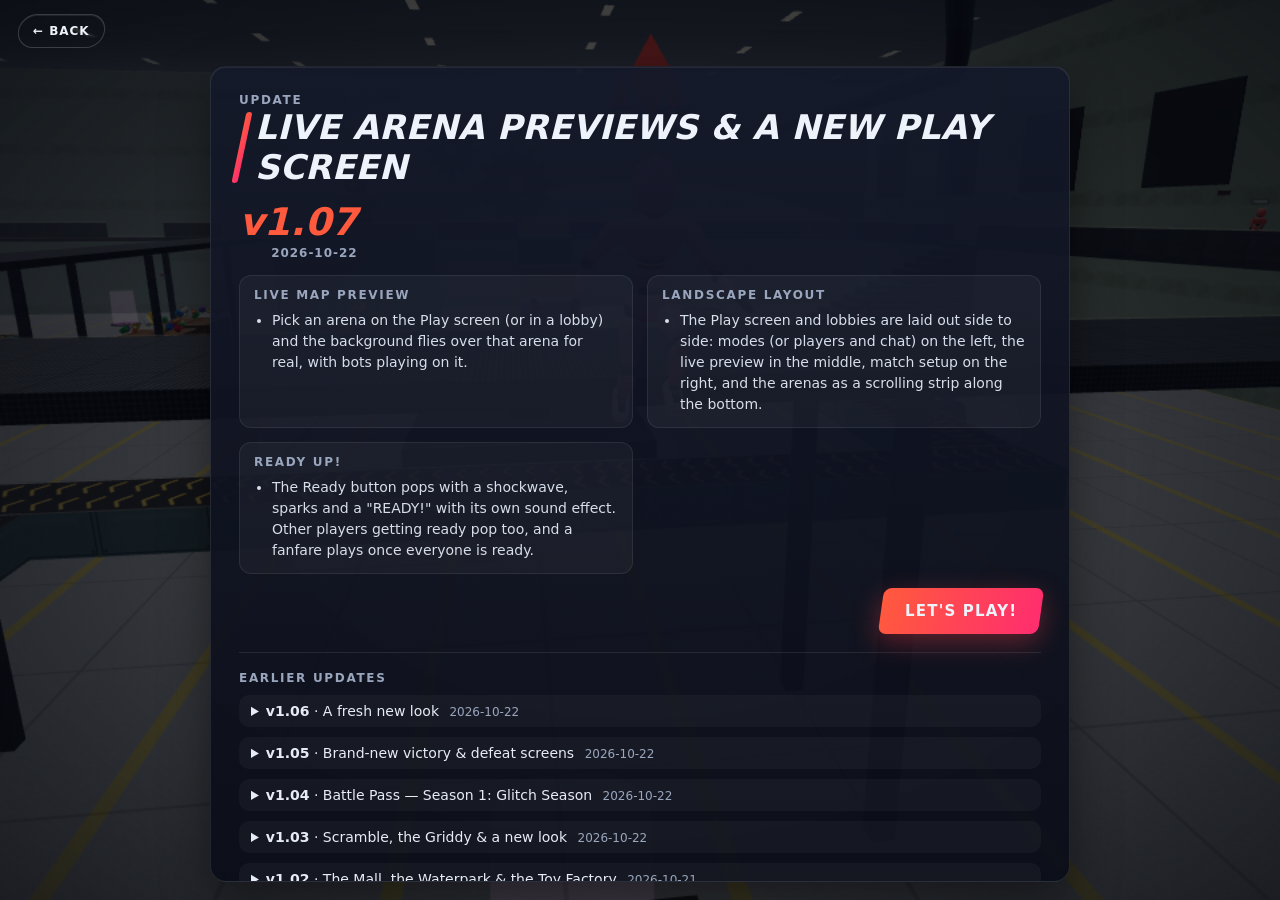
<file: index.html>
<!doctype html>
<html lang="en">
<head>
  <meta charset="utf-8" />
  <meta name="viewport" content="width=device-width, initial-scale=1, maximum-scale=1, user-scalable=no, viewport-fit=cover" />
  <meta name="theme-color" content="#07090f" />
  <title>PRO TAG</title>
  <link rel="icon" href="data:image/svg+xml,%3Csvg xmlns='http://www.w3.org/2000/svg' viewBox='0 0 64 64'%3E%3Crect width='64' height='64' rx='14' fill='%23ff5a3d'/%3E%3Ctext x='32' y='44' font-family='Arial Black,Arial' font-weight='900' font-size='30' text-anchor='middle' fill='white' font-style='italic'%3EPT%3C/text%3E%3C/svg%3E" />
  <link rel="stylesheet" href="src/ui/styles.css" />
  <script type="importmap">
    { "imports": { "three": "./vendor/three/three.module.js" } }
  </script>
</head>
<body>
  <canvas id="game" tabindex="0"></canvas>
  <div id="screen-flash"></div>
  <div id="ui">
    <div id="hud" class="hidden"></div>
    <div id="screens"></div>
  </div>
  <div id="touch" class="hidden"></div>
  <div id="toasts"></div>
  <div id="loading">
    <div class="ld-stripes" aria-hidden="true"><i></i><i></i><i></i><i></i><i></i></div>
    <div class="ld-center">
      <h1 class="logo ld-logo">Pro Tag</h1>
      <div class="ld-tag">Chase · Evade · Tag</div>
      <div class="ld-progress">
        <div class="ld-bar"><i id="load-bar"><b></b></i></div>
        <div class="ld-row"><span id="load-msg">Loading…</span><span id="load-pct">0%</span></div>
      </div>
      <div class="ld-tip"><span>TIP</span><em id="load-tip"></em></div>
    </div>
    <div class="ld-ver" id="load-ver"></div>
  </div>
  <noscript>PRO TAG needs JavaScript enabled.</noscript>
  <script type="module" src="src/main.js"></script>
</body>
</html>
</file>
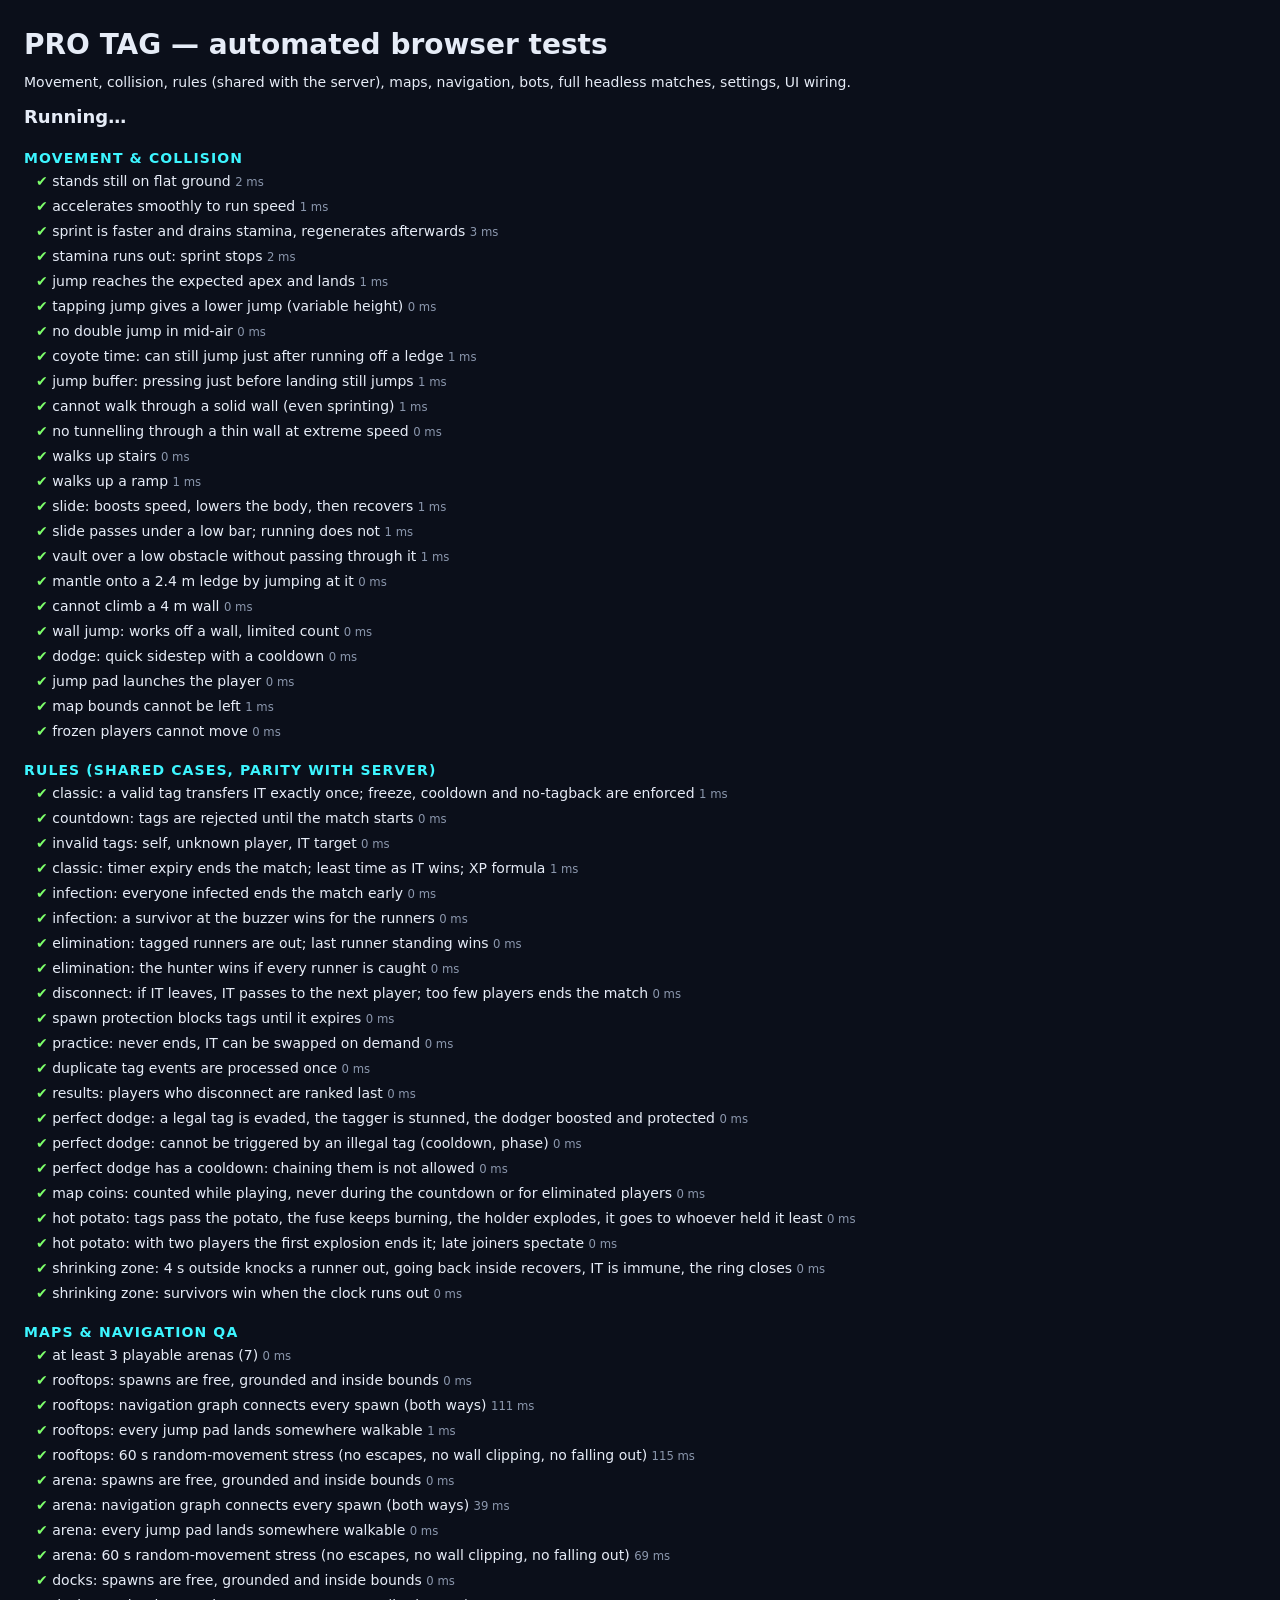
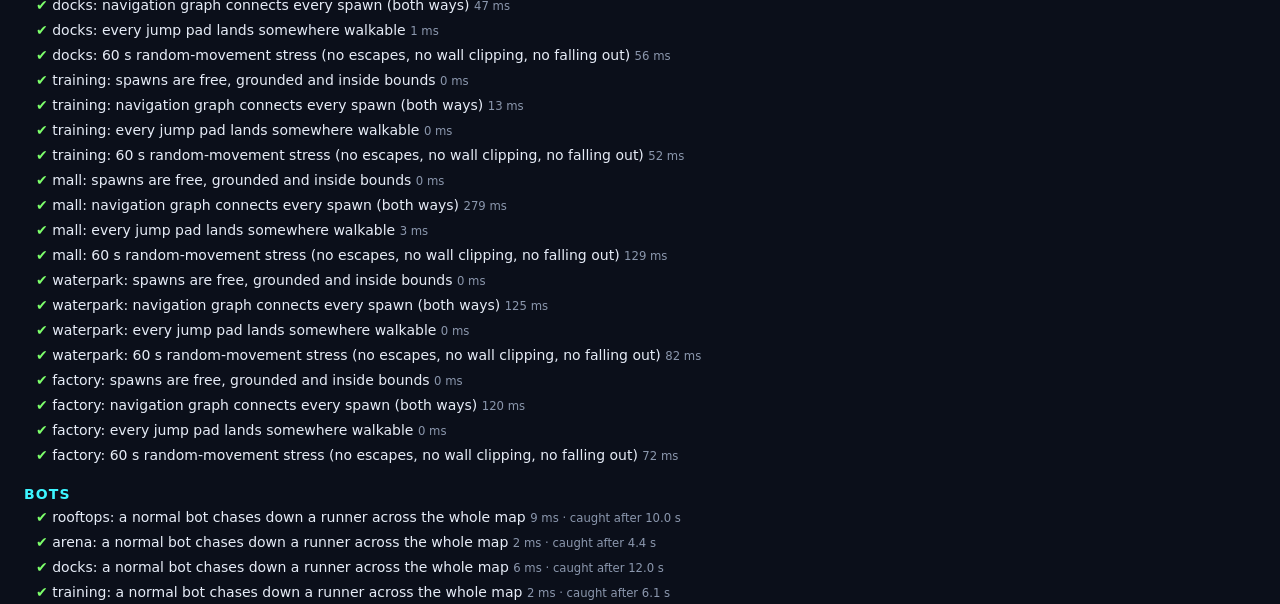
<file: tests/browser/index.html>
<!doctype html>
<html lang="en">
<head>
  <meta charset="utf-8" />
  <title>PRO TAG tests</title>
  <script type="importmap">{ "imports": { "three": "../../vendor/three/three.module.js" } }</script>
  <style>
    body { font: 14px/1.5 'Segoe UI', system-ui, sans-serif; background: #0b0f1a; color: #e6ecf7; margin: 24px; }
    h1 { margin: 0 0 6px; }
    .sum { font-size: 18px; font-weight: 700; margin: 10px 0 18px; }
    .pass { color: #7dff6b; } .fail { color: #ff5a4f; } .skip { color: #ffd23d; }
    .suite { margin-top: 16px; font-weight: 800; text-transform: uppercase; letter-spacing: .08em; color: #3df5ff; }
    .t { padding: 2px 0 2px 12px; } .t small { color: #8b97ad; }
    pre { background: #151b2b; padding: 8px; border-radius: 6px; white-space: pre-wrap; color: #ffb3ad; }
  </style>
</head>
<body>
  <h1>PRO TAG — automated browser tests</h1>
  <div>Movement, collision, rules (shared with the server), maps, navigation, bots, full headless matches, settings, UI wiring.</div>
  <div class="sum" id="sum">Running…</div>
  <div id="out"></div>
  <script type="module" src="./tests.js"></script>
</body>
</html>
</file>
<file: src/ui/styles.css>
/* PRO TAG design system: dark glass panels, sporty skewed buttons, three accent colours.
   Every interactive element has hover / focus-visible / active / disabled states. */
:root {
  --bg: #07090f;
  --panel: rgba(12, 16, 28, 0.78);
  --panel-solid: #0e1322;
  --panel-border: rgba(255, 255, 255, 0.09);
  --text: #eef2fa;
  --muted: #9aa6bd;
  --dim: #5f6b82;
  --ember: #ff5a3d;
  --cyan: #3df5ff;
  --sun: #ffd23d;
  --lime: #7dff6b;
  --danger: #ff3b2f;
  --radius: 14px;
  --font: 'Segoe UI', 'SF Pro Display', system-ui, -apple-system, Roboto, sans-serif;
  --hud-scale: 1;
  --shadow: 0 18px 50px rgba(0, 0, 0, 0.45);
}

* { box-sizing: border-box; }
html, body {
  margin: 0;
  height: 100%;
  overflow: hidden;
  background: var(--bg);
  color: var(--text);
  font-family: var(--font);
  -webkit-font-smoothing: antialiased;
  user-select: none;
  -webkit-user-select: none;
  touch-action: none;
}
body.large-text { font-size: 18px; }
canvas#game { position: fixed; inset: 0; width: 100vw; height: 100vh; display: block; outline: none; }
#screen-flash { position: fixed; inset: 0; pointer-events: none; opacity: 0; transition: opacity 0.25s ease-out; z-index: 5; }
#ui { position: fixed; inset: 0; z-index: 10; pointer-events: none; }
#ui .screen, #ui .overlay { pointer-events: auto; }
.hidden { display: none !important; }

/* ---------------------------------------------------------------- typography */
.logo {
  font-weight: 900;
  font-style: italic;
  letter-spacing: -0.02em;
  line-height: 0.85;
  font-size: clamp(56px, 9vw, 128px);
  margin: 0;
  background: linear-gradient(100deg, #fff 0%, #ffd9cf 40%, var(--ember) 75%, #ff2d6f 100%);
  -webkit-background-clip: text;
  background-clip: text;
  color: transparent;
  filter: drop-shadow(0 6px 30px rgba(255, 90, 61, 0.35));
  text-transform: uppercase;
}
.logo span { display: block; font-size: 0.34em; letter-spacing: 0.32em; font-style: normal; color: var(--cyan); -webkit-text-fill-color: var(--cyan); margin-top: 0.35em; font-weight: 700; }
h2.title { font-size: 34px; font-weight: 900; font-style: italic; text-transform: uppercase; margin: 0 0 4px; letter-spacing: 0.01em; }
.subtitle { color: var(--muted); margin: 0 0 22px; font-size: 15px; }
.label { font-size: 12px; text-transform: uppercase; letter-spacing: 0.14em; color: var(--muted); font-weight: 700; }
.kbd { display: inline-block; min-width: 26px; padding: 3px 8px; border-radius: 6px; background: rgba(255,255,255,0.1); border: 1px solid rgba(255,255,255,0.18); border-bottom-width: 3px; font-weight: 700; font-size: 12px; text-align: center; }

/* ---------------------------------------------------------------- layout */
.screen { position: absolute; inset: 0; display: flex; animation: screen-in 0.22s ease-out; }
@keyframes screen-in { from { opacity: 0; transform: translateY(8px); } to { opacity: 1; transform: none; } }
.screen.center { align-items: center; justify-content: center; padding: 64px 0 16px; }
.screen.dim { background: radial-gradient(ellipse at center, rgba(7, 9, 15, 0.55) 0%, rgba(7, 9, 15, 0.88) 100%); }
.screen.dim.solid { background: radial-gradient(ellipse at center, rgba(7, 9, 15, 0.78) 0%, rgba(7, 9, 15, 0.94) 100%); }
.panel {
  background: var(--panel);
  border: 1px solid var(--panel-border);
  border-radius: var(--radius);
  backdrop-filter: blur(14px);
  -webkit-backdrop-filter: blur(14px);
  box-shadow: var(--shadow);
  padding: 26px 28px;
}
.page { width: min(1080px, calc(100vw - 32px)); max-height: calc(100vh - 84px); overflow: auto; }
.page::-webkit-scrollbar { width: 8px; }
.page::-webkit-scrollbar-thumb { background: rgba(255,255,255,0.15); border-radius: 8px; }
.row { display: flex; gap: 12px; align-items: center; flex-wrap: wrap; }
.row.end { justify-content: flex-end; }
.row.between { justify-content: space-between; }
.grid2 { display: grid; grid-template-columns: 1fr 1fr; gap: 18px; }
.grid3 { display: grid; grid-template-columns: repeat(3, 1fr); gap: 14px; }
.stack { display: flex; flex-direction: column; gap: 10px; }
.spacer { flex: 1; }
.sep { height: 1px; background: var(--panel-border); margin: 18px 0; }

/* ---------------------------------------------------------------- main menu */
.menu-main { padding: 6vh 6vw; flex-direction: column; justify-content: center; background: linear-gradient(90deg, rgba(7,9,15,0.85) 0%, rgba(7,9,15,0.45) 38%, rgba(7,9,15,0) 65%); }
.menu-main .tagline { color: var(--muted); max-width: 420px; margin: 18px 0 30px; font-size: 16px; line-height: 1.5; }
.menu-list { display: flex; flex-direction: column; gap: 10px; width: 300px; }
.player-card { position: absolute; right: 4vw; bottom: 5vh; width: 300px; }
.player-card .name { font-size: 20px; font-weight: 800; }
.xpbar { height: 8px; background: rgba(255,255,255,0.1); border-radius: 8px; overflow: hidden; margin-top: 8px; }
.xpbar > i { display: block; height: 100%; background: linear-gradient(90deg, var(--cyan), var(--lime)); border-radius: 8px; transition: width 0.8s cubic-bezier(.2,.9,.2,1); }
.version { position: absolute; left: 6vw; bottom: 3vh; color: var(--dim); font-size: 12px; }
.net-pill { display: inline-flex; align-items: center; gap: 6px; font-size: 12px; color: var(--muted); }
.net-pill i { width: 8px; height: 8px; border-radius: 50%; background: var(--dim); display: inline-block; }
.net-pill.ok i { background: var(--lime); box-shadow: 0 0 8px var(--lime); }
.net-pill.bad i { background: var(--danger); }
.net-pill.wait i { background: var(--sun); }

/* ---------------------------------------------------------------- buttons */
.btn {
  pointer-events: auto;
  position: relative;
  display: inline-flex;
  align-items: center;
  justify-content: center;
  gap: 10px;
  min-height: 46px;
  padding: 0 24px;
  border: none;
  border-radius: 8px;
  background: rgba(255, 255, 255, 0.08);
  color: var(--text);
  font: 800 15px var(--font);
  letter-spacing: 0.08em;
  text-transform: uppercase;
  cursor: pointer;
  transform: skewX(-8deg);
  transition: background 0.15s, transform 0.12s, box-shadow 0.15s, color 0.15s;
  outline: none;
  white-space: nowrap;
}
.btn > * { transform: skewX(8deg); }
.btn .t { transform: skewX(8deg); display: inline-block; }
.btn:hover { background: rgba(255, 255, 255, 0.16); transform: skewX(-8deg) translateX(3px); }
.btn:focus-visible { box-shadow: 0 0 0 3px var(--cyan); }
.btn:active { transform: skewX(-8deg) scale(0.97); }
.btn.primary { background: linear-gradient(100deg, var(--ember), #ff2d6f); box-shadow: 0 8px 26px rgba(255, 60, 70, 0.35); }
.btn.primary:hover { box-shadow: 0 10px 34px rgba(255, 60, 70, 0.55); }
.btn.cyan { background: linear-gradient(100deg, #1fb8c9, #2f6fe0); }
.btn.ghost { background: transparent; border: 1px solid rgba(255,255,255,0.18); }
.btn.big { min-height: 58px; font-size: 18px; }
.btn.menu-item { justify-content: flex-start; min-height: 54px; font-size: 18px; background: rgba(10, 13, 22, 0.55); border-left: 3px solid transparent; }
.btn.menu-item:hover, .btn.menu-item:focus-visible { background: rgba(255, 90, 61, 0.22); border-left-color: var(--ember); }
.btn.menu-item.primary { background: linear-gradient(100deg, var(--ember), #ff2d6f); }
.btn.small { min-height: 34px; padding: 0 14px; font-size: 12px; }
.btn:disabled, .btn.disabled { opacity: 0.38; cursor: not-allowed; transform: skewX(-8deg); box-shadow: none; }
.btn.danger { background: rgba(255, 59, 47, 0.2); }
.btn.danger:hover { background: rgba(255, 59, 47, 0.38); }
.back-btn { position: absolute; top: 14px; left: 18px; z-index: 2; }

/* ---------------------------------------------------------------- selectable cards */
.cards { display: grid; grid-template-columns: repeat(auto-fill, minmax(150px, 1fr)); gap: 10px; }
.card {
  pointer-events: auto;
  border: 2px solid transparent;
  background: rgba(255,255,255,0.05);
  border-radius: 12px;
  padding: 14px;
  cursor: pointer;
  text-align: left;
  color: var(--text);
  font: inherit;
  transition: border-color 0.15s, background 0.15s, transform 0.12s;
  outline: none;
}
.card:hover { background: rgba(255,255,255,0.1); transform: translateY(-2px); }
.card:focus-visible { border-color: var(--cyan); }
.card.selected { border-color: var(--ember); background: rgba(255, 90, 61, 0.14); }
.card .name { font-weight: 800; font-size: 15px; text-transform: uppercase; letter-spacing: 0.03em; }
.card .desc { color: var(--muted); font-size: 12.5px; margin-top: 5px; line-height: 1.4; }
.card.locked { opacity: 0.45; cursor: not-allowed; }
.card .lock { font-size: 11px; color: var(--sun); margin-top: 6px; }
.map-swatch { height: 64px; border-radius: 8px; margin-bottom: 10px; position: relative; overflow: hidden; }
.map-swatch.city { background: linear-gradient(180deg, #060814, #1a1240 55%, #ff4f9a); }
.map-swatch.city::after { content: ''; position: absolute; inset: auto 0 0 0; height: 55%; background: repeating-linear-gradient(90deg, #0b0f1e 0 14px, #141a30 14px 22px, #0b0f1e 22px 36px); clip-path: polygon(0 40%, 8% 40%, 8% 10%, 18% 10%, 18% 55%, 30% 55%, 30% 0, 40% 0, 40% 35%, 55% 35%, 55% 15%, 70% 15%, 70% 45%, 85% 45%, 85% 5%, 100% 5%, 100% 100%, 0 100%); }
.map-swatch.arena { background: radial-gradient(ellipse at 50% 120%, #ff7a2f 0%, #2f6fe0 45%, #0b0f1a 80%); }
.map-swatch.docks { background: linear-gradient(180deg, #2b3a6b, #e8875a 60%, #ffcf8a 75%, #1c4a6b 76%); }
.map-swatch.training { background: linear-gradient(180deg, #3a7bd5, #9ad0ff 60%, #3f7a35 61%); }
.map-swatch.mall { background: linear-gradient(180deg, #cfe3f2 0 22%, #9aa7a0 22% 26%, #5d7a3a 26% 30%, #c7c1b6 30% 62%, #7a9a48 62% 66%, #b9b3a7 66%); }
.map-swatch.mall::after { content: ''; position: absolute; left: 44%; top: 30%; width: 12%; height: 70%; background: linear-gradient(180deg, #3cc8f0, #2a7fa0); border-radius: 50% 50% 0 0; opacity: 0.8; }
.map-swatch.waterpark { background: radial-gradient(ellipse at 30% 85%, #3cc8f0 0 28%, transparent 29%), radial-gradient(ellipse at 75% 90%, #2fa8e8 0 24%, transparent 25%), linear-gradient(180deg, #2f7fd8, #8fd0ff 55%, #f2efe6 56%); }
.map-swatch.waterpark::after { content: ''; position: absolute; left: 55%; top: 8%; width: 30%; height: 60%; border: 7px solid #ff3db0; border-color: #ff3db0 #2fd8e8 #ff3db0 transparent; border-radius: 50%; }
.map-swatch.factory { background: repeating-linear-gradient(90deg, #e23b3b 0 14px, #f2c230 14px 28px, #2f7ae0 28px 42px, #3cb54a 42px 56px) 0 78% / 100% 22% no-repeat, linear-gradient(180deg, #2c3138 0 20%, #7fd6ff 20% 34%, #d9dde3 34% 78%, #9ea4a8 78%); }

.seg { display: inline-flex; background: rgba(255,255,255,0.06); border-radius: 10px; padding: 4px; gap: 4px; flex-wrap: wrap; }
.seg button { pointer-events: auto; border: none; background: transparent; color: var(--muted); font: 700 13px var(--font); padding: 8px 14px; border-radius: 7px; cursor: pointer; text-transform: uppercase; letter-spacing: 0.06em; outline: none; }
.seg button:hover { color: var(--text); background: rgba(255,255,255,0.06); }
.seg button:focus-visible { box-shadow: 0 0 0 2px var(--cyan); }
.seg button.on { background: var(--ember); color: #fff; }

/* ---------------------------------------------------------------- form controls */
.field { display: flex; flex-direction: column; gap: 6px; margin-bottom: 14px; }
.setting { display: grid; grid-template-columns: 1fr 260px; align-items: center; gap: 14px; padding: 9px 0; border-bottom: 1px solid rgba(255,255,255,0.05); }
.setting .hint { display: block; color: var(--dim); font-size: 12px; margin-top: 2px; }
input[type=text] {
  pointer-events: auto;
  height: 44px;
  border-radius: 8px;
  border: 1px solid rgba(255,255,255,0.16);
  background: rgba(0,0,0,0.35);
  color: var(--text);
  padding: 0 14px;
  font: 600 16px var(--font);
  outline: none;
  user-select: text;
}
input[type=text]:focus { border-color: var(--cyan); box-shadow: 0 0 0 3px rgba(61,245,255,0.2); }
input.code { text-transform: uppercase; letter-spacing: 0.3em; font-weight: 800; text-align: center; width: 160px; }
input[type=range] { pointer-events: auto; width: 100%; accent-color: var(--ember); cursor: pointer; }
input[type=range]:focus-visible { outline: 2px solid var(--cyan); outline-offset: 4px; }
.range-wrap { display: flex; align-items: center; gap: 10px; }
.range-wrap output { width: 46px; text-align: right; font-variant-numeric: tabular-nums; color: var(--muted); font-weight: 700; }
.toggle { pointer-events: auto; position: relative; width: 52px; height: 28px; border-radius: 20px; background: rgba(255,255,255,0.14); border: none; cursor: pointer; transition: background 0.15s; outline: none; justify-self: end; }
.toggle::after { content: ''; position: absolute; top: 3px; left: 3px; width: 22px; height: 22px; border-radius: 50%; background: #fff; transition: transform 0.15s; }
.toggle.on { background: var(--ember); }
.toggle.on::after { transform: translateX(24px); }
.toggle:focus-visible { box-shadow: 0 0 0 3px var(--cyan); }
.bind-btn { pointer-events: auto; min-width: 84px; height: 34px; border-radius: 7px; border: 1px solid rgba(255,255,255,0.18); background: rgba(255,255,255,0.06); color: var(--text); font: 700 13px var(--font); cursor: pointer; outline: none; }
.bind-btn:hover { background: rgba(255,255,255,0.14); }
.bind-btn:focus-visible { box-shadow: 0 0 0 2px var(--cyan); }
.bind-btn.listening { background: var(--sun); color: #000; animation: pulse 0.8s infinite alternate; }
@keyframes pulse { to { opacity: 0.6; } }
.tabs { display: flex; gap: 6px; margin-bottom: 18px; flex-wrap: wrap; }
.tabs button { pointer-events: auto; border: none; background: rgba(255,255,255,0.05); color: var(--muted); padding: 10px 16px; border-radius: 8px; font: 800 13px var(--font); text-transform: uppercase; letter-spacing: 0.08em; cursor: pointer; outline: none; }
.tabs button.on { background: rgba(255,90,61,0.2); color: #fff; box-shadow: inset 0 -2px 0 var(--ember); }
.tabs button:focus-visible { box-shadow: 0 0 0 2px var(--cyan); }

/* ---------------------------------------------------------------- lobby & results */
.plist { display: flex; flex-direction: column; gap: 8px; }
.prow { display: flex; align-items: center; gap: 12px; padding: 10px 14px; border-radius: 10px; background: rgba(255,255,255,0.05); }
.prow .dot { width: 14px; height: 14px; border-radius: 50%; }
.prow .pname { font-weight: 700; flex: 1; }
.badge { font-size: 11px; font-weight: 800; padding: 3px 8px; border-radius: 6px; text-transform: uppercase; letter-spacing: 0.08em; }
.badge.ready { background: rgba(125,255,107,0.18); color: var(--lime); }
.badge.wait { background: rgba(255,255,255,0.08); color: var(--muted); }
.badge.host { background: rgba(255,210,61,0.18); color: var(--sun); }
.badge.you { background: rgba(61,245,255,0.16); color: var(--cyan); }
.badge.it { background: rgba(255,59,47,0.2); color: var(--danger); }
.badge.new { background: rgba(125,255,107,0.2); color: var(--lime); position: absolute; top: 8px; right: 8px; }
.card { position: relative; }
.room-code { font-size: 40px; font-weight: 900; letter-spacing: 0.25em; color: var(--cyan); font-style: italic; }
table.results { width: 100%; border-collapse: collapse; font-size: 14px; }
table.results th { text-align: left; color: var(--muted); font-size: 11px; text-transform: uppercase; letter-spacing: 0.1em; padding: 8px 10px; }
table.results td { padding: 9px 10px; border-top: 1px solid rgba(255,255,255,0.06); font-variant-numeric: tabular-nums; }
table.results tr.me td { background: rgba(61,245,255,0.07); }
table.results tr.winner td:first-child { color: var(--sun); font-weight: 900; }
.winner-banner { font-size: 52px; font-weight: 900; font-style: italic; text-transform: uppercase; line-height: 1; margin: 0; }
.xp-lines { display: flex; flex-direction: column; gap: 4px; font-size: 14px; }
.xp-lines div { display: flex; justify-content: space-between; color: var(--muted); }
.xp-lines div b { color: var(--lime); }
.stat-grid { display: grid; grid-template-columns: repeat(4, 1fr); gap: 10px; }
.stat { background: rgba(255,255,255,0.05); border-radius: 10px; padding: 12px 14px; }
.stat .v { font-size: 26px; font-weight: 900; font-variant-numeric: tabular-nums; }
.stat .k { font-size: 11px; text-transform: uppercase; letter-spacing: 0.12em; color: var(--muted); }
.swatches { display: flex; flex-wrap: wrap; gap: 8px; }
.swatch { pointer-events: auto; width: 34px; height: 34px; border-radius: 50%; border: 3px solid transparent; cursor: pointer; outline: none; position: relative; }
.swatch.selected { border-color: #fff; }
.swatch:focus-visible { box-shadow: 0 0 0 3px var(--cyan); }
.swatch.locked { opacity: 0.25; cursor: not-allowed; }
#preview-canvas { width: 100%; height: 420px; border-radius: 12px; background: radial-gradient(ellipse at 50% 80%, #26304a, #0b0f1a 70%); display: block; }

/* ---------------------------------------------------------------- HUD */
#hud { position: absolute; inset: 0; pointer-events: none; transform-origin: center; font-size: calc(15px * var(--hud-scale)); }
#hud .top { position: absolute; top: 14px; left: 50%; transform: translateX(-50%); display: flex; flex-direction: column; align-items: center; gap: 6px; }
#hud .clock { font-size: 2.6em; font-weight: 900; font-style: italic; padding: 2px 22px; background: rgba(7,9,15,0.6); border-radius: 10px; letter-spacing: 0.04em; font-variant-numeric: tabular-nums; min-width: 4.4em; text-align: center; border: 1px solid rgba(255,255,255,0.08); }
#hud .clock.low { color: var(--danger); animation: pulse 0.5s infinite alternate; }
#hud .mode { font-size: 0.75em; letter-spacing: 0.2em; color: var(--muted); font-weight: 800; text-transform: uppercase; }
#hud .itline { font-size: 0.95em; font-weight: 800; padding: 4px 14px; border-radius: 20px; background: rgba(255,59,47,0.22); color: #ffd3cf; display: flex; align-items: center; gap: 8px; }
#hud .itline.infection { background: rgba(125,255,61,0.18); color: #dfffd0; }
#hud .tl { position: absolute; top: 16px; left: 18px; display: flex; flex-direction: column; gap: 6px; max-width: 34vw; }
#hud .objective { font-weight: 800; font-size: 1.05em; padding: 8px 14px; background: rgba(7,9,15,0.55); border-left: 3px solid var(--sun); border-radius: 4px; }
#hud .counts { color: var(--muted); font-size: 0.85em; font-weight: 700; padding-left: 4px; }
#hud .tr { position: absolute; top: 16px; right: 18px; text-align: right; display: flex; flex-direction: column; gap: 4px; align-items: flex-end; }
#hud .tags { font-size: 1.6em; font-weight: 900; }
#hud .tags small { font-size: 0.45em; color: var(--muted); letter-spacing: 0.15em; display: block; }
#hud .fps { color: var(--dim); font-size: 0.75em; font-variant-numeric: tabular-nums; }
#hud .bottom { position: absolute; bottom: 26px; left: 50%; transform: translateX(-50%); display: flex; flex-direction: column; align-items: center; gap: 8px; }
#hud .stamina { width: 300px; height: 9px; border-radius: 6px; background: rgba(255,255,255,0.12); overflow: hidden; }
#hud .stamina i { display: block; height: 100%; background: linear-gradient(90deg, var(--cyan), #9ffcff); transition: background 0.2s; }
#hud .stamina.low i { background: linear-gradient(90deg, var(--danger), #ff8a7a); }
#hud .abilities { display: flex; gap: 10px; }
#hud .ability { display: flex; align-items: center; gap: 6px; font-size: 0.75em; font-weight: 800; color: var(--muted); letter-spacing: 0.1em; text-transform: uppercase; }
#hud .ability .ring { width: 22px; height: 22px; border-radius: 50%; background: conic-gradient(var(--cyan) calc(var(--p) * 1%), rgba(255,255,255,0.12) 0); }
#hud .ability.ready .ring { box-shadow: 0 0 8px var(--cyan); }
#hud .status { font-weight: 800; font-size: 0.9em; padding: 4px 12px; border-radius: 6px; background: rgba(7,9,15,0.6); }
#hud .banner { position: absolute; top: 28%; left: 50%; transform: translate(-50%, -50%); text-align: center; pointer-events: none; }
#hud .banner .t { font-size: 4.6em; font-weight: 900; font-style: italic; text-transform: uppercase; letter-spacing: 0.02em; text-shadow: 0 6px 30px rgba(0,0,0,0.6); line-height: 1; }
#hud .banner.big .t { font-size: 7.5em; }
#hud .banner .s { font-size: 1.15em; font-weight: 700; color: #e6ecf7; margin-top: 8px; text-shadow: 0 2px 10px rgba(0,0,0,0.8); }
#hud .banner.show { animation: banner-in 0.35s cubic-bezier(.2,1.4,.4,1); }
@keyframes banner-in { from { opacity: 0; transform: translate(-50%, -50%) scale(1.4); } to { opacity: 1; transform: translate(-50%, -50%) scale(1); } }
#hud .feed { position: absolute; left: 18px; top: 120px; display: flex; flex-direction: column; gap: 6px; }
#hud .feed div { background: rgba(7,9,15,0.6); padding: 6px 12px; border-radius: 6px; font-size: 0.85em; font-weight: 600; animation: screen-in 0.2s; }
#hud .feed div b { color: var(--danger); }
#hud .feed div.mine { border-left: 3px solid var(--lime); }
#hud .feed div.me { border-left: 3px solid var(--danger); }
#hud .arrow { position: absolute; left: 50%; top: 50%; width: 0; height: 0; }
#hud .arrow i { position: absolute; left: -14px; top: -150px; width: 28px; height: 28px; transform-origin: 14px 150px; }
#hud .arrow i::before { content: ''; position: absolute; left: 4px; top: 0; border-left: 10px solid transparent; border-right: 10px solid transparent; border-bottom: 18px solid var(--danger); filter: drop-shadow(0 0 6px rgba(255,59,47,0.8)); }
#hud .arrow.target i::before { border-bottom-color: var(--cyan); filter: drop-shadow(0 0 6px rgba(61,245,255,0.8)); }
#hud .arrow span { position: absolute; transform: translate(-50%, 0); top: 120px; font-size: 0.8em; font-weight: 800; color: #fff; text-shadow: 0 1px 4px #000; white-space: nowrap; }
#hud .crosshair { position: absolute; left: 50%; top: 50%; width: 4px; height: 4px; margin: -2px; border-radius: 50%; background: rgba(255,255,255,0.6); }
#hud .scoreboard { position: absolute; left: 50%; top: 50%; transform: translate(-50%, -50%); width: min(620px, 92vw); pointer-events: none; }
#hud .lockhint { position: absolute; left: 50%; bottom: 30%; transform: translateX(-50%); background: rgba(7,9,15,0.75); padding: 10px 18px; border-radius: 8px; font-weight: 700; }
#hud .vignette { position: absolute; inset: 0; box-shadow: inset 0 0 180px rgba(255,40,30,0.45); opacity: 0; transition: opacity 0.3s; }
#hud .vignette.on { opacity: 1; }
#hud .net { color: var(--muted); font-size: 0.75em; }

/* ---------------------------------------------------------------- toasts & overlays */
#toasts { position: fixed; right: 18px; bottom: 18px; z-index: 50; display: flex; flex-direction: column; gap: 8px; pointer-events: none; }
.toast { background: var(--panel-solid); border: 1px solid var(--panel-border); border-left: 4px solid var(--cyan); padding: 12px 16px; border-radius: 8px; box-shadow: var(--shadow); max-width: 360px; font-size: 14px; animation: screen-in 0.25s; }
.toast.error { border-left-color: var(--danger); }
.toast.good { border-left-color: var(--lime); }
.overlay { position: fixed; inset: 0; z-index: 40; display: flex; align-items: center; justify-content: center; background: rgba(5,7,12,0.7); }
#loading { position: fixed; inset: 0; z-index: 100; display: flex; flex-direction: column; align-items: center; justify-content: center; background: radial-gradient(ellipse at center, #121a30, #05070c 70%); transition: opacity 0.5s; }
#loading .bar { width: 260px; height: 4px; background: rgba(255,255,255,0.1); border-radius: 4px; overflow: hidden; margin-top: 28px; }
#loading .bar i { display: block; height: 100%; width: 0; background: var(--ember); transition: width 0.3s; }
#loading .msg { color: var(--muted); margin-top: 12px; font-size: 13px; }
.spinner { width: 36px; height: 36px; border: 4px solid rgba(255,255,255,0.12); border-top-color: var(--ember); border-radius: 50%; animation: spin 0.8s linear infinite; }
@keyframes spin { to { transform: rotate(360deg); } }
.controls-guide { display: grid; grid-template-columns: repeat(3, 1fr); gap: 18px; }
.controls-guide h4 { margin: 0 0 8px; text-transform: uppercase; letter-spacing: 0.1em; font-size: 13px; color: var(--cyan); }
.controls-guide .cg { display: flex; justify-content: space-between; gap: 8px; padding: 5px 0; border-bottom: 1px solid rgba(255,255,255,0.05); font-size: 13.5px; }
.controls-guide .cg span:first-child { color: var(--muted); }

/* ---------------------------------------------------------------- touch controls */
#touch { position: fixed; inset: 0; z-index: 20; pointer-events: none; }
#touch .zone-move { position: absolute; left: 0; bottom: 0; width: 45vw; height: 65vh; pointer-events: auto; }
#touch .zone-look { position: absolute; right: 0; top: 0; width: 55vw; height: 100vh; pointer-events: auto; }
#touch .stick { position: absolute; width: 130px; height: 130px; margin: -65px; border-radius: 50%; background: rgba(255,255,255,0.08); border: 2px solid rgba(255,255,255,0.22); display: none; }
#touch .stick i { position: absolute; left: 50%; top: 50%; width: 56px; height: 56px; margin: -28px; border-radius: 50%; background: rgba(255,255,255,0.35); }
#touch .tbtn { position: absolute; pointer-events: auto; width: 74px; height: 74px; border-radius: 50%; border: 2px solid rgba(255,255,255,0.3); background: rgba(10,14,24,0.45); color: #fff; font: 800 12px var(--font); letter-spacing: 0.06em; text-transform: uppercase; display: flex; align-items: center; justify-content: center; touch-action: none; }
#touch .tbtn.on, #touch .tbtn:active { background: rgba(255,90,61,0.55); border-color: var(--ember); }
#touch .tbtn.jump { right: 4vw; bottom: 8vh; width: 92px; height: 92px; }
#touch .tbtn.slide { right: calc(4vw + 104px); bottom: 5vh; }
#touch .tbtn.sprint { right: calc(4vw + 6px); bottom: calc(8vh + 104px); }
#touch .tbtn.dodge { right: calc(4vw + 96px); bottom: calc(5vh + 90px); }
#touch .tbtn.vault { right: calc(4vw + 190px); bottom: calc(5vh + 30px); width: 62px; height: 62px; }
#touch .tbtn.ab1 { right: calc(4vw + 200px); bottom: calc(5vh + 110px); width: 64px; height: 64px; border-color: rgba(255, 210, 61, 0.8); }
#touch .tbtn.ab2 { right: calc(4vw + 120px); bottom: calc(5vh + 180px); width: 64px; height: 64px; border-color: rgba(255, 210, 61, 0.8); }
#touch .tbtn.pause { right: 16px; top: 16px; width: 48px; height: 48px; font-size: 18px; }

@media (max-width: 760px) {
  .grid2, .grid3, .controls-guide { grid-template-columns: 1fr; }
  .stat-grid { grid-template-columns: repeat(2, 1fr); }
  .setting { grid-template-columns: 1fr; }
  .player-card { display: none; }
  .menu-list { width: min(300px, 80vw); }
  #hud { font-size: calc(13px * var(--hud-scale)); }
  #hud .stamina { width: 200px; }
  #hud .tl { max-width: 45vw; }
}

/* HUD legibility on bright arenas (daylight training ground, sunset docks) */
#hud { text-shadow: 0 1px 3px rgba(0, 0, 0, 0.7); }
#hud .counts { background: rgba(7, 9, 15, 0.5); color: #dfe6f3; padding: 2px 8px; border-radius: 4px; align-self: flex-start; }
#hud .itline { background: rgba(190, 36, 28, 0.88); color: #fff; }
#hud .itline.infection { background: rgba(56, 140, 28, 0.88); color: #fff; }
#hud .tags { background: rgba(7, 9, 15, 0.5); padding: 4px 12px; border-radius: 8px; }
#hud .tags small { color: #dfe6f3; }
#hud .ability { color: #e6ecf7; background: rgba(7, 9, 15, 0.45); padding: 3px 8px 3px 4px; border-radius: 14px; }
#hud .net, #hud .fps { background: rgba(7, 9, 15, 0.45); padding: 1px 6px; border-radius: 4px; color: #dfe6f3; }
#hud .net:empty, #hud .fps:empty { display: none; }

/* ---------------------------------------------------------------- lobbies with friends */
.lobby-head { align-items: flex-start; gap: 16px; }
input.room-name { font: 900 italic 30px var(--font); text-transform: uppercase; height: 50px; width: min(520px, 100%); background: rgba(0, 0, 0, 0.25); }
.tagcode { font: 600 11px ui-monospace, 'Cascadia Mono', Consolas, monospace; color: var(--dim); letter-spacing: 0.08em; }
.prow { flex-wrap: wrap; }
.prow .pname .desc, .prow .status-line { font-weight: 500; font-size: 12.5px; color: var(--muted); margin-top: 2px; display: flex; align-items: center; gap: 6px; }
.prow.empty { color: var(--muted); font-size: 13.5px; }
.prow .btn.small { min-height: 30px; padding: 0 12px; }
.presence { width: 10px; height: 10px; border-radius: 50%; display: inline-block; flex: none; background: var(--dim); }
.presence.on { background: var(--lime); box-shadow: 0 0 6px var(--lime); }
.presence.busy { background: var(--sun); box-shadow: 0 0 6px var(--sun); }
.chat-log { height: 180px; overflow-y: auto; margin: 10px 0; padding: 8px 10px; background: rgba(0, 0, 0, 0.28); border-radius: 8px; font-size: 14px; line-height: 1.45; user-select: text; }
.chat-line { word-wrap: break-word; padding: 1px 0; }
.chat-line b { margin-right: 4px; }
.chat-line.sys { color: var(--dim); font-style: italic; font-size: 12.5px; }
.chat-line.mine { background: rgba(61, 245, 255, 0.05); border-radius: 4px; }
.hint-box { margin: 12px 0 0; padding: 10px 14px; border-radius: 8px; background: rgba(255, 210, 61, 0.1); border-left: 3px solid var(--sun); font-size: 13.5px; }
.invite-pop { position: fixed; right: 18px; top: 18px; z-index: 60; width: min(360px, calc(100vw - 32px)); padding: 16px 18px; animation: screen-in 0.25s; border-left: 4px solid var(--cyan); }
.invite-pop .invite-title { font-size: 16px; margin-top: 4px; }
.invite-pop .invite-sub { color: var(--muted); font-size: 13px; margin-top: 2px; }
.btn .badge { transform: skewX(8deg); margin-left: 4px; }
.btn .badge:empty { display: none; }
.lobby-row .pname { flex: 1; }


/* ---------------------------------------------------------------- perfect dodge */
#hud .perfect { position: absolute; left: 50%; top: 34%; transform: translate(-50%, -50%); text-align: center; pointer-events: none; z-index: 3; }
#hud .perfect .pt { position: relative; font-size: 6.2em; font-weight: 900; font-style: italic; letter-spacing: 0.04em; line-height: 1; color: #fff; text-transform: uppercase; white-space: nowrap;
  text-shadow: 0 0 24px rgba(61, 245, 255, 0.9), 0 0 60px rgba(255, 61, 240, 0.6); }
#hud .perfect .pt::before, #hud .perfect .pt::after { content: attr(data-text); position: absolute; inset: 0; mix-blend-mode: screen; opacity: 0.85; }
#hud .perfect .pt::before { color: #3df5ff; animation: pd-split-a 0.18s steps(2) infinite; }
#hud .perfect .pt::after { color: #ff3df0; animation: pd-split-b 0.22s steps(2) infinite; }
#hud .perfect .ps { margin-top: 10px; font-size: 1.3em; font-weight: 800; letter-spacing: 0.3em; text-transform: uppercase; color: #dffcff; }
#hud .perfect.show .pt { animation: pd-slam 0.55s cubic-bezier(.15, 1.6, .3, 1) both; }
#hud .perfect.show .ps { animation: pd-sub 0.6s 0.25s ease-out both; }
#hud .perfect.victim .pt { font-size: 4.5em; color: #ffd0cc; text-shadow: 0 0 24px rgba(255, 59, 47, 0.9); }
@keyframes pd-slam { 0% { opacity: 0; transform: scale(3.2) skewX(-25deg); filter: blur(12px); } 55% { opacity: 1; transform: scale(0.92) skewX(-8deg); filter: blur(0); } 100% { transform: scale(1) skewX(-8deg); } }
@keyframes pd-sub { from { opacity: 0; letter-spacing: 1.2em; } to { opacity: 1; letter-spacing: 0.3em; } }
@keyframes pd-split-a { 0% { transform: translate(-6px, 2px); clip-path: inset(10% 0 55% 0); } 100% { transform: translate(5px, -3px); clip-path: inset(60% 0 8% 0); } }
@keyframes pd-split-b { 0% { transform: translate(6px, -2px); clip-path: inset(45% 0 20% 0); } 100% { transform: translate(-4px, 3px); clip-path: inset(5% 0 70% 0); } }

#hud .speedlines { position: absolute; inset: -20%; pointer-events: none; opacity: 0; transition: opacity 0.3s;
  background: repeating-conic-gradient(from 0deg at 50% 50%, rgba(255,255,255,0) 0deg 4deg, rgba(160,250,255,0.55) 4.4deg 4.9deg, rgba(255,255,255,0) 5.4deg 9deg);
  -webkit-mask: radial-gradient(circle at 50% 50%, transparent 0 30%, #000 70%); mask: radial-gradient(circle at 50% 50%, transparent 0 30%, #000 70%);
  animation: pd-spin 1.4s linear infinite; }
#hud .speedlines.on { opacity: 0.22; }
#hud .speedlines.burst { opacity: 0.85; animation-duration: 0.5s; }
@keyframes pd-spin { to { transform: rotate(9deg); } }

#hud .dodgecue { position: absolute; left: 50%; top: 50%; width: 0; height: 0; pointer-events: none; }
#hud .dodgecue .cue-target, #hud .dodgecue .cue-approach { position: absolute; left: 0; top: 0; border-radius: 50%; transform: translate(-50%, -50%); }
#hud .dodgecue .cue-target { width: 92px; height: 92px; border: 3px solid rgba(255, 255, 255, 0.8); box-shadow: 0 0 12px rgba(61, 245, 255, 0.6); }
#hud .dodgecue .cue-approach { width: 92px; height: 92px; border: 4px solid rgba(255, 90, 61, 0.95); box-shadow: 0 0 16px rgba(255, 90, 61, 0.7); }
#hud .dodgecue .cue-label { position: absolute; left: 0; top: 64px; transform: translateX(-50%); display: flex; gap: 8px; align-items: center; font-weight: 900; letter-spacing: 0.12em; white-space: nowrap; }
#hud .dodgecue .cue-key { background: #fff; color: #07090f; border-radius: 6px; padding: 2px 9px; text-shadow: none; }
#hud .dodgecue.now .cue-target { border-color: #ffe066; box-shadow: 0 0 26px #ffe066, inset 0 0 18px rgba(255, 224, 102, 0.6); }
#hud .dodgecue.now .cue-approach { border-color: #ffe066; }
#hud .dodgecue.now .cue-txt { color: #ffe066; animation: pulse 0.12s infinite alternate; }

#hud .boostbar { position: absolute; left: 50%; bottom: 112px; transform: translateX(-50%); display: flex; align-items: center; gap: 10px; font-weight: 900; font-size: 0.85em; letter-spacing: 0.18em; color: #3df5ff; text-shadow: 0 0 10px rgba(61, 245, 255, 0.8); }
#hud .boostbar .bb { width: 180px; height: 8px; border-radius: 6px; background: rgba(255, 255, 255, 0.15); overflow: hidden; }
#hud .boostbar .bb i { display: block; height: 100%; background: linear-gradient(90deg, #3df5ff, #ff3df0); box-shadow: 0 0 10px #3df5ff; }
#touch .tbtn.dodge { width: 86px; height: 86px; border-color: rgba(61, 245, 255, 0.8); }

/* ---------------------------------------------------------------- abilities & coins (HUD) */
#hud .abslots { position: absolute; right: 26px; bottom: 30px; display: flex; gap: 14px; align-items: flex-end; }
#hud .abslot { position: relative; width: 4.2em; height: 4.2em; border-radius: 14px; background: rgba(7, 9, 15, 0.62); border: 2px solid color-mix(in srgb, var(--c, #fff) 55%, transparent); display: grid; place-items: center; transition: transform 0.15s, box-shadow 0.2s; }
#hud .abslot .ico { width: 58%; height: 58%; color: var(--c, #fff); filter: drop-shadow(0 0 6px var(--c, #fff)); transition: opacity 0.2s; }
#hud .abslot .ico svg { width: 100%; height: 100%; display: block; }
#hud .abslot .sweep { position: absolute; inset: 0; border-radius: 12px; background: conic-gradient(rgba(5, 7, 12, 0.78) calc(var(--p, 0) * 1%), transparent 0); pointer-events: none; }
#hud .abslot .cdn { position: absolute; inset: 0; display: grid; place-items: center; font-size: 1.45em; font-weight: 900; color: #fff; }
#hud .abslot .key { position: absolute; left: 50%; bottom: 0; transform: translate(-50%, 55%); background: #fff; color: #07090f; font-weight: 900; font-size: 0.7em; padding: 1px 7px; border-radius: 5px; text-shadow: none; z-index: 2; }
#hud .abslot.ready { box-shadow: 0 0 14px color-mix(in srgb, var(--c, #fff) 60%, transparent), inset 0 0 12px color-mix(in srgb, var(--c, #fff) 25%, transparent); }
#hud .abslot:not(.ready) .ico { opacity: 0.45; filter: none; }
#hud .abslot.flash { animation: ab-flash 0.45s ease-out; }
#hud .abslot.used { animation: ab-used 0.3s ease-out; }
#hud .abslot.empty { border-style: dashed; border-color: rgba(255, 255, 255, 0.2); width: 3.2em; height: 3.2em; }
@keyframes ab-flash { 0% { transform: scale(1.25); box-shadow: 0 0 30px var(--c, #fff); } 100% { transform: scale(1); } }
@keyframes ab-used { 0% { transform: scale(0.82); } 100% { transform: scale(1); } }
#hud .crosshair.grapple { width: 26px; height: 26px; margin: -13px; background: transparent; border: 2px solid #7dff6b; box-shadow: 0 0 10px #7dff6b; }
#hud .crosshair.grapple::after { content: ''; position: absolute; left: 50%; top: 50%; width: 4px; height: 4px; margin: -2px; border-radius: 50%; background: #7dff6b; }
#hud .cloakfx { position: absolute; inset: 0; opacity: 0; transition: opacity 0.35s; box-shadow: inset 0 0 160px rgba(180, 140, 255, 0.55); background: radial-gradient(ellipse at center, transparent 55%, rgba(120, 80, 220, 0.18)); }
#hud .cloakfx.on { opacity: 1; }
#hud .coinsbox { position: relative; display: flex; align-items: center; gap: 6px; background: rgba(7, 9, 15, 0.5); padding: 3px 10px 3px 6px; border-radius: 8px; font-weight: 900; font-size: 1.05em; color: #ffd23d; }
#hud .coinsbox svg { width: 1.2em; height: 1.2em; }
#hud .coinsbox em { position: absolute; right: 4px; top: -2px; font-style: normal; font-size: 0.85em; color: #ffe27a; opacity: 0; pointer-events: none; }
#hud .coinsbox.pop { animation: coin-pop 0.35s cubic-bezier(.2, 1.6, .4, 1); }
#hud .coinsbox.pop em { animation: coin-rise 0.9s ease-out; }
@keyframes coin-pop { 0% { transform: scale(1.35); } 100% { transform: scale(1); } }
@keyframes coin-rise { 0% { opacity: 1; transform: translateY(0); } 100% { opacity: 0; transform: translateY(-26px); } }
#touch .tbtn.ab1 svg, #touch .tbtn.ab2 svg { width: 60%; height: 60%; }
#touch .tbtn.off { display: none; }
@media (max-width: 760px) { #hud .abslots { right: 12px; bottom: 16px; font-size: 0.8em; } }

/* ---------------------------------------------------------------- ability shop & coins (menus) */
.coin-chip { display: inline-flex; align-items: center; gap: 5px; font-weight: 900; color: #ffd23d; font-size: 13px; }
.coin-chip svg { width: 16px; height: 16px; }
.coin-chip.big { font-size: 18px; }
.coin-chip.big svg { width: 20px; height: 20px; }
.menu-item .coin-chip { margin-left: auto; }
.btn .t svg { width: 15px; height: 15px; vertical-align: -3px; }
.loadout-mini { display: flex; gap: 6px; }
.loadout-mini i { position: relative; width: 30px; height: 30px; border-radius: 8px; border: 1.5px solid var(--c); color: var(--c); display: grid; place-items: center; background: rgba(0, 0, 0, 0.3); }
.loadout-mini i svg { width: 18px; height: 18px; }
.loadout-mini i b { position: absolute; right: -5px; bottom: -6px; font-size: 9px; font-style: normal; background: #fff; color: #07090f; border-radius: 3px; padding: 0 3px; }
.shop-head { align-items: flex-start; gap: 18px; }
.coin-balance { display: flex; align-items: center; gap: 8px; padding: 10px 18px; border-radius: 14px; background: linear-gradient(135deg, rgba(255, 204, 51, 0.18), rgba(255, 140, 0, 0.08)); border: 1px solid rgba(255, 210, 61, 0.45); box-shadow: 0 0 24px rgba(255, 190, 40, 0.18); white-space: nowrap; }
.coin-balance svg { width: 30px; height: 30px; }
.coin-balance b { font-size: 30px; font-weight: 900; color: #ffd23d; }
.coin-balance span { color: var(--muted); font-weight: 700; font-size: 12px; text-transform: uppercase; letter-spacing: 0.1em; }
.loadout-bar { display: flex; gap: 14px; align-items: center; flex-wrap: wrap; margin: 16px 0 18px; }
.loadout-bar .subtitle { margin: 0; flex: 1; min-width: 220px; font-size: 13px; }
.ld-slot { position: relative; display: flex; gap: 12px; align-items: center; padding: 10px 18px 10px 12px; border-radius: 14px; background: rgba(255, 255, 255, 0.05); border: 2px solid color-mix(in srgb, var(--c) 70%, transparent); min-width: 210px; box-shadow: 0 0 18px color-mix(in srgb, var(--c) 25%, transparent); }
.ld-slot.empty { border-style: dashed; box-shadow: none; opacity: 0.7; }
.ld-slot .ico { width: 42px; height: 42px; color: var(--c); filter: drop-shadow(0 0 6px var(--c)); }
.ld-slot .ico svg { width: 100%; height: 100%; }
.ld-slot .key { position: absolute; top: -9px; left: 12px; background: #fff; color: #07090f; font-weight: 900; font-size: 11px; padding: 0 6px; border-radius: 4px; }
.ld-slot b { font-size: 16px; }
.ab-grid { display: grid; grid-template-columns: repeat(auto-fill, minmax(300px, 1fr)); gap: 14px; }
.ab-card { position: relative; padding: 16px; border-radius: 16px; background: linear-gradient(160deg, color-mix(in srgb, var(--c) 14%, rgba(16, 20, 32, 0.92)), rgba(10, 13, 22, 0.92) 60%); border: 1px solid color-mix(in srgb, var(--c) 35%, transparent); display: flex; flex-direction: column; gap: 10px; transition: transform 0.15s, box-shadow 0.2s; }
.ab-card:hover { transform: translateY(-3px); box-shadow: 0 10px 30px color-mix(in srgb, var(--c) 25%, transparent); }
.ab-card.locked { filter: saturate(0.5); }
.ab-card.locked .ico { opacity: 0.55; }
.ab-card.equipped { border-color: var(--c); box-shadow: 0 0 0 1px var(--c), 0 0 26px color-mix(in srgb, var(--c) 30%, transparent); }
.ab-card.just-bought { animation: ab-bought 0.8s cubic-bezier(.2, 1.4, .4, 1); }
@keyframes ab-bought { 0% { transform: scale(0.92); box-shadow: 0 0 60px var(--c); } 100% { transform: scale(1); } }
.ab-top { display: flex; gap: 12px; align-items: center; }
.ab-top .badge { margin-left: auto; }
.ab-top .ico { width: 52px; height: 52px; flex: none; border-radius: 14px; display: grid; place-items: center; color: var(--c); background: color-mix(in srgb, var(--c) 14%, rgba(0, 0, 0, 0.35)); border: 1px solid color-mix(in srgb, var(--c) 50%, transparent); }
.ab-top .ico svg { width: 30px; height: 30px; filter: drop-shadow(0 0 6px var(--c)); }
.ab-card .name { font-weight: 900; font-size: 18px; text-transform: uppercase; letter-spacing: 0.03em; }
.ab-card .meta { color: var(--muted); font-size: 12px; font-weight: 700; margin-top: 2px; }
.ab-card .desc { margin: 0; color: #c9d2e3; font-size: 13.5px; line-height: 1.45; flex: 1; }
.ab-actions { gap: 8px; flex-wrap: wrap; }
.ab-actions .btn.on { border-color: var(--c); background: color-mix(in srgb, var(--c) 22%, transparent); }
.coin-lines div b { color: #ffd23d; }
body.touch-ui #hud .abslots { display: none; }
#touch .tbtn.ab1, #touch .tbtn.ab2 { color: var(--c, #fff); border-color: var(--c, #fff); overflow: hidden; }
#touch .tbtn .cd { position: absolute; inset: 0; border-radius: 50%; background: conic-gradient(rgba(5, 7, 12, 0.75) calc(var(--p, 0) * 1%), transparent 0); pointer-events: none; }
/* short windows: the main menu (9 entries) stays on screen */
@media (max-height: 820px) {
  .menu-main { padding-top: 3vh; padding-bottom: 3vh; }
  .menu-main .logo { font-size: clamp(48px, 7vw, 96px); }
  .menu-main .tagline { margin: 10px 0 14px; font-size: 14px; }
  .menu-list { gap: 6px; }
  .btn.menu-item { min-height: 42px; font-size: 16px; }
}
@media (max-height: 640px) {
  .menu-main .tagline { display: none; }
  .menu-main .logo { font-size: 48px; }
  .btn.menu-item { min-height: 36px; font-size: 15px; }
}

/* ---------------------------------------------------------------- v1.02 modes & map events (HUD) */
#hud .clock.fuse { color: #ffb36b; border-color: rgba(255, 138, 47, 0.5); }
#hud .clock.fuse.low { color: #ff3b2f; animation: pulse 0.25s infinite alternate; }
#hud .zonebar { position: relative; display: flex; align-items: center; gap: 8px; font-weight: 800; font-size: 0.9em; padding: 4px 14px; border-radius: 20px; background: rgba(20, 90, 110, 0.85); color: #e6fcff; }
#hud .zonebar.out { background: rgba(200, 30, 30, 0.92); color: #fff; font-size: 1.15em; animation: pulse 0.35s infinite alternate; }
#hud .zonebar .zarrow { display: inline-block; width: 0; height: 0; border-left: 7px solid transparent; border-right: 7px solid transparent; border-bottom: 12px solid #fff; }
#hud .vignette.zone { opacity: 1; box-shadow: inset 0 0 200px rgba(255, 40, 30, 0.75); }
#hud .eventbar { display: flex; align-items: center; gap: 10px; font-size: 0.9em; padding: 4px 14px; border-radius: 20px; background: rgba(60, 40, 120, 0.85); color: #f2ecff; font-weight: 700; }
#hud .eventbar b { font-weight: 900; letter-spacing: 0.06em; text-transform: uppercase; }
#hud .eventbar.warn { background: rgba(160, 110, 20, 0.9); animation: pulse 0.4s infinite alternate; }

/* ---------------------------------------------------------------- what's new (v1.02) */
.ver-chip { margin-left: auto; font-size: 11px; font-weight: 800; color: var(--muted); letter-spacing: 0.06em; }
.badge.new-inline { margin-left: auto; background: rgba(125, 255, 107, 0.2); color: var(--lime); }
.changelog .cl-head { align-items: flex-start; }
.cl-version { font-size: 38px; font-weight: 900; font-style: italic; color: var(--ember); text-align: right; line-height: 1; }
.cl-version span { display: block; font-size: 12px; font-style: normal; color: var(--muted); font-weight: 700; margin-top: 6px; letter-spacing: 0.08em; }
.cl-grid { display: grid; grid-template-columns: repeat(auto-fill, minmax(320px, 1fr)); gap: 14px; margin-top: 16px; }
.cl-sec { background: rgba(255, 255, 255, 0.04); border: 1px solid rgba(255, 255, 255, 0.08); border-radius: 12px; padding: 12px 14px; }
.cl-sec ul { margin: 8px 0 0; padding-left: 18px; color: #d7deea; font-size: 14px; line-height: 1.5; }
.cl-sec li + li { margin-top: 6px; }
.cl-old { margin-top: 10px; background: rgba(255, 255, 255, 0.03); border-radius: 10px; padding: 8px 12px; }
.cl-old summary { cursor: pointer; font-size: 14px; color: #e6ecf7; }
.cl-old summary span { color: var(--muted); font-size: 12px; margin-left: 6px; }
.cl-old .cl-sec { margin-top: 10px; }

/* ---------------------------------------------------------------- scramble (v1.03) */
.scramble-fx { position: absolute; inset: 0; pointer-events: none; opacity: 0; transition: opacity 0.2s; mix-blend-mode: screen;
  background: repeating-linear-gradient(0deg, rgba(125, 255, 107, 0.07) 0 2px, transparent 2px 5px),
    radial-gradient(ellipse at center, transparent 55%, rgba(125, 255, 107, 0.22) 100%); }
.scramble-fx.on { opacity: 1; animation: scramble-jitter 0.18s steps(2) infinite; }
@keyframes scramble-jitter {
  0% { transform: translate(0, 0); filter: hue-rotate(0deg); }
  50% { transform: translate(-3px, 1px); filter: hue-rotate(90deg); }
  100% { transform: translate(2px, -1px); filter: hue-rotate(200deg); }
}
.scramble-fx.on.calm { animation: none; }
.status.scrambled { color: #7dff6b; border-color: rgba(125, 255, 107, 0.6); }

/* ---------------------------------------------------------------- map intro cutscene (v1.03) */
.intro { position: fixed; inset: 0; z-index: 40; pointer-events: none; font-family: inherit; }
.intro-bar { position: absolute; left: 0; right: 0; height: 11vh; background: #000; transition: transform 0.6s cubic-bezier(0.2, 0.8, 0.2, 1); }
.intro-bar.top { top: 0; transform: translateY(-100%); animation: intro-bar-in 0.7s cubic-bezier(0.2, 0.8, 0.2, 1) forwards; }
.intro-bar.bottom { bottom: 0; transform: translateY(100%); animation: intro-bar-in 0.7s cubic-bezier(0.2, 0.8, 0.2, 1) forwards; }
@keyframes intro-bar-in { to { transform: translateY(0); } }
.intro.gone .intro-bar.top { animation: none; transform: translateY(-100%); }
.intro.gone .intro-bar.bottom { animation: none; transform: translateY(100%); }
.intro-card { position: absolute; left: 6vw; bottom: calc(11vh + 4vh); max-width: min(720px, 80vw); transition: opacity 0.35s, transform 0.35s; }
.intro.out .intro-card { opacity: 0; transform: translateX(-30px); }
.intro-card::before { content: ''; position: absolute; inset: -60px -120px -40px -8vw; z-index: -1; background: radial-gradient(ellipse at 35% 60%, rgba(4, 6, 12, 0.62), rgba(4, 6, 12, 0) 70%); }
.intro-card > * { opacity: 0; transform: translateY(14px); animation: intro-in 0.6s cubic-bezier(0.2, 0.8, 0.2, 1) forwards; }
.intro-card > :nth-child(1) { animation-delay: 0.35s; }
.intro-card > :nth-child(2) { animation-delay: 0.5s; }
.intro-card > :nth-child(3) { animation-delay: 0.75s; }
.intro-card > :nth-child(4) { animation-delay: 1.0s; }
.intro-card > :nth-child(5) { animation-delay: 1.3s; }
@keyframes intro-in { to { opacity: 1; transform: none; } }
.intro-mode { display: flex; gap: 8px; flex-wrap: wrap; }
.intro-mode span { font-size: 12px; font-weight: 800; letter-spacing: 0.14em; text-transform: uppercase; color: #0b0d12; background: var(--ember, #ff5a3d); padding: 4px 10px; border-radius: 4px; }
.intro-mode span + span { background: rgba(255, 255, 255, 0.92); }
.intro-map { margin-top: 10px; font-size: clamp(38px, 7vw, 86px); font-weight: 900; font-style: italic; line-height: 0.95; letter-spacing: -0.01em; text-transform: uppercase; color: #fff;
  text-shadow: 0 4px 24px rgba(0, 0, 0, 0.55), 3px 3px 0 rgba(255, 90, 61, 0.65); }
.intro-desc { margin-top: 10px; font-size: 16px; line-height: 1.45; color: #e8edf6; text-shadow: 0 2px 10px rgba(0, 0, 0, 0.8); max-width: 600px; }
.intro-players { margin-top: 12px; display: flex; flex-wrap: wrap; gap: 6px; }
.intro-players span { font-size: 13px; font-weight: 700; color: #fff; background: rgba(8, 10, 18, 0.55); border-left: 4px solid var(--c, #fff); padding: 3px 9px 3px 7px; border-radius: 4px; }
.intro-players span.me { background: rgba(255, 210, 61, 0.25); }
.intro-obj { margin-top: 12px; font-size: 15px; font-weight: 800; color: var(--sun, #ffd23d); text-shadow: 0 2px 8px rgba(0, 0, 0, 0.8); }
.intro-skip { position: absolute; right: 4vw; bottom: 3.5vh; font-size: 13px; color: rgba(255, 255, 255, 0.75); opacity: 0; animation: intro-in 0.6s 1.2s forwards; }
.intro.out .intro-skip { opacity: 0; animation: none; }
@media (max-width: 700px) { .intro-desc { display: none; } .intro-card { left: 16px; right: 16px; } }

/* ---------------------------------------------------------------- battle pass (v1.04) */
.link-btn { background: none; border: 0; padding: 0; color: var(--muted); font: inherit; text-decoration: underline; cursor: pointer; pointer-events: auto; }
.link-btn:hover { color: var(--text); }
.version { pointer-events: auto; }
.pass-item { background: linear-gradient(90deg, rgba(180, 140, 255, 0.28), rgba(61, 245, 255, 0.12)); border-color: rgba(180, 140, 255, 0.55); }
.pass-chip { margin-left: auto; font-size: 11px; font-weight: 800; letter-spacing: 0.06em; color: #d9ccff; }
.pass-chip b { color: var(--sun, #ffd23d); }
.ptitle { display: block; font-size: 11px; font-weight: 800; letter-spacing: 0.08em; text-transform: uppercase; color: #b48cff; margin-top: 2px; }
.pname .ptitle { display: inline-block; margin-left: 8px; }
.pass-page { background: rgba(9, 11, 19, 0.9); border: 1px solid rgba(255, 255, 255, 0.08); border-radius: 18px; padding: 20px 22px; }
.claim-all { margin-left: auto; }
.pass-head { display: flex; justify-content: space-between; align-items: flex-end; gap: 16px; }
.pass-tier { display: flex; flex-direction: column; align-items: center; min-width: 110px; padding: 10px 16px; border-radius: 14px; background: linear-gradient(160deg, rgba(180, 140, 255, 0.35), rgba(61, 245, 255, 0.15)); border: 1px solid rgba(180, 140, 255, 0.6); }
.pass-tier b { font-size: 46px; font-weight: 900; font-style: italic; line-height: 1; color: #fff; }
.pass-tier span { font-size: 11px; font-weight: 800; letter-spacing: 0.12em; text-transform: uppercase; color: #d9ccff; }
.pass-progress { display: flex; align-items: center; gap: 14px; margin-top: 14px; font-size: 13px; color: var(--muted); }
.pass-progress .xpbar { flex: 1; }
.xpbar.big { height: 12px; }
.pass-progress .xpbar i, .pass-bar i { background: linear-gradient(90deg, #b48cff, #3df5ff); }
.pass-actions { display: flex; align-items: center; gap: 14px; flex-wrap: wrap; margin: 14px 0 10px; }
.pass-note { font-size: 12px; color: var(--muted); max-width: 520px; line-height: 1.4; }
.premium-badge { background: rgba(255, 210, 61, 0.2); color: var(--sun, #ffd23d); font-size: 12px; padding: 6px 12px; }
.pass-track-wrap { display: grid; grid-template-columns: 74px 1fr; gap: 8px; align-items: start; }
.track-labels { display: grid; grid-template-rows: 26px 132px 132px; gap: 8px; font-size: 11px; font-weight: 800; letter-spacing: 0.1em; text-transform: uppercase; color: var(--muted); }
.track-labels div { display: flex; align-items: center; }
.track-labels div:last-child { color: var(--sun, #ffd23d); }
.pass-track { display: flex; gap: 8px; overflow-x: auto; padding-bottom: 10px; scroll-behavior: smooth; scrollbar-width: thin; }
.tier-col { display: grid; grid-template-rows: 26px 132px 132px; gap: 8px; flex: 0 0 118px; }
.tnum { display: flex; align-items: center; justify-content: center; border-radius: 8px; font-weight: 900; font-size: 13px; color: var(--muted); background: rgba(255, 255, 255, 0.05); }
.tier-col.reached .tnum { color: #0b0d12; background: linear-gradient(90deg, #b48cff, #3df5ff); }
.tier-col.next .tnum { outline: 2px solid #b48cff; color: #fff; }
.pr { position: relative; display: flex; flex-direction: column; align-items: center; justify-content: center; gap: 4px; padding: 8px 6px; border-radius: 12px; text-align: center;
  background: rgba(255, 255, 255, 0.04); border: 1px solid rgba(255, 255, 255, 0.08); }
.pr.premium { background: linear-gradient(170deg, rgba(255, 210, 61, 0.12), rgba(255, 255, 255, 0.03)); border-color: rgba(255, 210, 61, 0.25); }
.pr.ready { border-color: rgba(125, 255, 107, 0.7); box-shadow: 0 0 0 1px rgba(125, 255, 107, 0.25), 0 0 18px rgba(125, 255, 107, 0.15); }
.pr.claimed { opacity: 0.55; }
.pr.locked .pr-ico, .pr.nopremium .pr-ico { filter: grayscale(0.6); opacity: 0.7; }
.pr-ico { width: 40px; height: 40px; display: flex; align-items: center; justify-content: center; }
.pr-ico svg { width: 32px; height: 32px; }
.pr-emoji { font-size: 28px; line-height: 1; }
.pr-swatch { width: 30px; height: 30px; border-radius: 50%; border: 2px solid rgba(255, 255, 255, 0.6); }
.pr-name { font-size: 12px; font-weight: 800; color: #eef2f8; line-height: 1.15; }
.pr-kind { font-size: 10px; font-weight: 700; letter-spacing: 0.08em; text-transform: uppercase; color: var(--muted); }
.pr-state { font-size: 11px; color: var(--muted); }
.pr .btn.small { padding: 4px 12px; min-height: 0; }
.pass-challenges { margin-top: 16px; }
.pass-reset { font-size: 12px; color: var(--muted); }
.ch { margin-top: 10px; font-size: 13px; }
.ch b { color: #b48cff; font-size: 12px; }
.ch .xpbar { margin-top: 5px; height: 6px; }
.ch .xpbar i { background: #b48cff; }
.ch.done { color: var(--lime, #7dff6b); }
.ch.done .xpbar i { background: var(--lime, #7dff6b); }
.ch-n { font-size: 11px; color: var(--muted); margin-top: 2px; }
.pass-result .pass-done { font-size: 13px; color: var(--lime, #7dff6b); margin-top: 6px; }
.pass-result .pass-done b { float: right; color: #b48cff; }
@media (max-width: 700px) { .pass-head { flex-direction: column; align-items: flex-start; } .tier-col { flex-basis: 104px; } }

/* ---------------------------------------------------------------- end screens (v1.05)
   Only transform and opacity are animated (compositor-only); no blur filters. */
.endfx { position: fixed; inset: 0; z-index: 8; pointer-events: none; overflow: hidden; animation: endfx-in 0.5s ease-out both; }
.endfx.gone { opacity: 0; transition: opacity 0.35s; }
@keyframes endfx-in { from { opacity: 0; } }
.endfx > * { position: absolute; inset: 0; }
.endfx.win .endfx-tint { background: radial-gradient(ellipse at 50% 30%, rgba(255, 196, 60, 0.22), rgba(255, 196, 60, 0) 58%), linear-gradient(180deg, rgba(7, 9, 15, 0.05), rgba(7, 9, 15, 0.45)); }
.endfx.lose .endfx-tint { background: radial-gradient(ellipse at 50% 35%, rgba(150, 20, 30, 0.28), rgba(20, 4, 8, 0.6) 70%); }
.endfx-rays { inset: auto; left: 50%; top: 32%; width: 170vmax; height: 170vmax; margin: -85vmax 0 0 -85vmax; will-change: transform;
  background: repeating-conic-gradient(from 0deg, rgba(255, 214, 90, 0.17) 0deg 5deg, rgba(255, 214, 90, 0) 5deg 15deg);
  -webkit-mask-image: radial-gradient(circle, #000 0%, rgba(0, 0, 0, 0.6) 18%, transparent 46%); mask-image: radial-gradient(circle, #000 0%, rgba(0, 0, 0, 0.6) 18%, transparent 46%);
  animation: rays-spin 48s linear infinite; }
@keyframes rays-spin { to { transform: rotate(360deg); } }
.endfx-scan { background: repeating-linear-gradient(0deg, rgba(255, 60, 60, 0.05) 0 2px, transparent 2px 5px); }
.endfx-vignette { background: radial-gradient(ellipse at center, transparent 52%, rgba(0, 0, 0, 0.55) 100%); }

/* the big slam */
.endfx-outro { position: fixed; inset: 0; z-index: 45; display: flex; align-items: center; justify-content: center; pointer-events: none; text-align: center; transition: opacity 0.4s, transform 0.4s cubic-bezier(0.5, 0, 0.75, 0); }
.endfx-outro.leave { opacity: 0; transform: translateY(-60px) scale(0.86); }
.eo-flash { position: absolute; inset: 0; opacity: 0; background: radial-gradient(circle at 50% 45%, rgba(255, 245, 210, 0.85), rgba(255, 210, 61, 0.25) 45%, transparent 75%); }
.endfx-outro.lose .eo-flash { background: radial-gradient(circle at 50% 45%, rgba(255, 70, 60, 0.5), transparent 70%); }
.endfx-outro.hit .eo-flash { animation: eo-flash 0.5s ease-out; }
@keyframes eo-flash { 0% { opacity: 1; } 100% { opacity: 0; } }
.eo-shake { position: relative; will-change: transform; }
.endfx-outro.win.hit .eo-shake { animation: eo-shake-win 0.55s cubic-bezier(0.36, 0.07, 0.19, 0.97) both; }
.endfx-outro.lose.hit .eo-shake { animation: eo-shake-lose 0.7s cubic-bezier(0.36, 0.07, 0.19, 0.97) both; }
@keyframes eo-shake-win {
  10%, 90% { transform: translate3d(-2px, 1px, 0); }
  20%, 80% { transform: translate3d(5px, -3px, 0) rotate(0.6deg); }
  30%, 50%, 70% { transform: translate3d(-9px, 4px, 0) rotate(-1deg) scale(1.02); }
  40%, 60% { transform: translate3d(9px, -5px, 0) rotate(1deg); }
}
@keyframes eo-shake-lose {
  10%, 90% { transform: translate3d(-3px, 2px, 0); }
  20%, 80% { transform: translate3d(7px, 4px, 0) rotate(1.2deg); }
  30%, 50%, 70% { transform: translate3d(-14px, 7px, 0) rotate(-2deg); }
  40%, 60% { transform: translate3d(13px, -6px, 0) rotate(1.6deg); }
}
.eo-title { position: relative; display: inline-block; font-size: clamp(64px, 13vw, 180px); font-weight: 900; font-style: italic; letter-spacing: -0.02em; line-height: 0.95; padding: 0 0.12em; }
.eo-title span { display: inline-block; opacity: 0; will-change: transform; animation-delay: calc(0.18s + var(--i) * 0.055s); animation-fill-mode: forwards; }
.endfx-outro.win .eo-title span { animation-name: eo-slam; animation-duration: 0.42s; animation-timing-function: cubic-bezier(0.2, 1.5, 0.4, 1);
  background: linear-gradient(180deg, #fffbe6 0%, #ffe27a 38%, #ffb21a 70%, #ff8a1a 100%); -webkit-background-clip: text; background-clip: text; color: transparent; }
@keyframes eo-slam { from { opacity: 0; transform: scale(3.4) translateY(-14px); } 55% { opacity: 1; } to { opacity: 1; transform: none; } }
.endfx-outro.lose .eo-title span { color: #e9ecf2; animation-name: eo-drop; animation-duration: 0.5s; animation-timing-function: cubic-bezier(0.5, 0, 0.75, 1.4); }
.endfx-outro.lose .eo-title span:nth-child(odd) { --r: -14deg; }
.endfx-outro.lose .eo-title span:nth-child(even) { --r: 11deg; }
@keyframes eo-drop { from { opacity: 0; transform: translateY(-160px) rotate(var(--r)); } 40% { opacity: 1; } 80% { transform: translateY(10px) rotate(0); } to { opacity: 1; transform: none; } }
/* depth: a solid offset copy behind the letters */
.eo-title::before { content: attr(data-text); position: absolute; inset: 0; padding: 0 0.12em; z-index: -1; opacity: 0; transform: translate(0.05em, 0.07em); transition: opacity 0.3s; }
.endfx-outro.win .eo-title::before { color: rgba(170, 70, 0, 0.75); }
.endfx-outro.lose .eo-title::before { color: rgba(120, 10, 20, 0.85); }
.endfx-outro.hit .eo-title::before { opacity: 1; }
/* defeat: chromatic split + a crack */
.endfx-outro.lose.hit .eo-title span { text-shadow: -3px 0 rgba(255, 40, 60, 0.75), 3px 0 rgba(60, 230, 255, 0.55); }
.eo-crack { position: absolute; left: 7%; top: 0; width: 86%; height: 100%; overflow: visible; }
.eo-crack path { fill: none; stroke: #0b0d12; stroke-width: 4; stroke-dasharray: 520; stroke-dashoffset: 520; vector-effect: non-scaling-stroke; }
.endfx-outro.lose.hit .eo-crack path { transition: stroke-dashoffset 0.28s ease-out; stroke-dashoffset: 0; }
.eo-place { display: table; margin: 0 auto 6px; font-size: clamp(14px, 1.8vw, 20px); font-weight: 900; letter-spacing: 0.4em; padding: 3px 12px 3px 16px; border-radius: 999px; background: rgba(6, 8, 14, 0.6); opacity: 0; transform: translateY(10px); transition: opacity 0.35s 0.05s, transform 0.35s 0.05s; }
.eo-place small { font-size: 0.8em; letter-spacing: 0.2em; opacity: 0.7; }
.endfx-outro.win .eo-place { color: #ffe27a; }
.endfx-outro.lose .eo-place { color: #ff8a80; }
.eo-sub { display: table; margin: 12px auto 0; padding: 5px 16px; border-radius: 999px; background: rgba(6, 8, 14, 0.55); font-size: clamp(16px, 2vw, 22px); font-weight: 700; color: #f0f3f8; text-shadow: 0 2px 10px rgba(0, 0, 0, 0.7); opacity: 0; transform: translateY(14px); transition: opacity 0.4s 0.15s, transform 0.4s 0.15s; }
.endfx-outro.hit .eo-place, .endfx-outro.hit .eo-sub { opacity: 1; transform: none; }
.endfx-outro.calm .eo-shake, .endfx-outro.calm .eo-flash { animation: none !important; }
.endfx-outro.calm .eo-title span { animation-name: eo-fade !important; }
@keyframes eo-fade { from { opacity: 0; } to { opacity: 1; } }

/* results screen */
.results-screen { position: absolute; inset: 0; display: flex; justify-content: center; align-items: flex-start; overflow-y: auto; padding: 22px 16px 28px; pointer-events: auto;
  background: linear-gradient(90deg, rgba(7, 9, 15, 0.86) 0%, rgba(7, 9, 15, 0.5) 50%, rgba(7, 9, 15, 0.86) 100%); animation: endfx-in 0.4s ease-out both; }
.rs-wrap { width: min(1080px, 100%); }
.rs-head { margin: 2px 0 14px; }
.rs-meta { font-size: 12px; font-weight: 800; letter-spacing: 0.14em; text-transform: uppercase; color: var(--muted); }
.rs-title { position: relative; display: inline-block; margin: 2px 0 4px; font-size: clamp(46px, 7.5vw, 92px); font-weight: 900; font-style: italic; line-height: 0.95; letter-spacing: -0.01em; padding-right: 0.1em;
  animation: rs-slam 0.5s cubic-bezier(0.2, 1.5, 0.4, 1) both, rs-settle 0.45s 0.48s both; will-change: transform; }
.results-screen.win .rs-title { background: linear-gradient(180deg, #fffbe6 0%, #ffe27a 40%, #ffb21a 75%, #ff8a1a 100%); -webkit-background-clip: text; background-clip: text; color: transparent; }
.results-screen.lose .rs-title { color: #e9ecf2; }
.rs-title::before { content: attr(data-text); position: absolute; inset: 0; z-index: -1; transform: translate(0.05em, 0.07em); }
.results-screen.win .rs-title::before { color: rgba(170, 70, 0, 0.7); }
.results-screen.lose .rs-title::before { color: rgba(140, 14, 26, 0.85); }
@keyframes rs-slam { from { opacity: 0; transform: scale(1.7) translateY(-20px); } to { opacity: 1; transform: none; } }
@keyframes rs-settle { 20% { transform: translate3d(-5px, 2px, 0) rotate(-0.6deg); } 40% { transform: translate3d(5px, -2px, 0) rotate(0.5deg); } 60% { transform: translate3d(-3px, 1px, 0); } 80% { transform: translate3d(2px, 0, 0); } }
.rs-sub { font-size: 15px; color: #c9d1de; }
.rs-sub b { color: #fff; }
.rs-grid { display: grid; grid-template-columns: 1.35fr 1fr; gap: 14px; align-items: start; }
.rs-side { display: flex; flex-direction: column; gap: 12px; }
.rs-card { background: rgba(12, 16, 28, 0.88); border: 1px solid rgba(255, 255, 255, 0.09); border-radius: 16px; padding: 14px 16px; box-shadow: 0 14px 40px rgba(0, 0, 0, 0.35);
  opacity: 0; transform: translateY(18px); animation: rs-in 0.5s cubic-bezier(0.2, 0.9, 0.3, 1) forwards; animation-delay: var(--d, 0s); }
.results-screen.win .rs-card { border-top: 2px solid rgba(255, 210, 61, 0.55); }
.results-screen.lose .rs-card { border-top: 2px solid rgba(255, 70, 60, 0.45); }
@keyframes rs-in { to { opacity: 1; transform: none; } }
.podium { display: flex; align-items: flex-end; justify-content: center; gap: 10px; min-height: 196px; margin: 4px 0 12px; }
.pod { display: flex; flex-direction: column; align-items: center; width: 31%; }
.pod.empty { visibility: hidden; }
.pod > :not(.pod-block) { opacity: 0; animation: rs-in 0.4s forwards; animation-delay: calc(var(--d) + 0.35s); transform: translateY(8px); }
.pod-av { position: relative; width: 48px; height: 48px; border-radius: 50%; background: radial-gradient(circle at 34% 30%, rgba(255, 255, 255, 0.75) 0, rgba(255, 255, 255, 0) 38%), var(--c); border: 3px solid rgba(255, 255, 255, 0.85); box-shadow: 0 6px 18px rgba(0, 0, 0, 0.45); }
.pod-crown { position: absolute; left: 50%; top: -24px; transform: translateX(-50%); font-style: normal; font-size: 24px; }
.pod-name { margin-top: 6px; font-weight: 800; font-size: 14px; max-width: 100%; overflow: hidden; text-overflow: ellipsis; white-space: nowrap; }
.pod.me .pod-name { color: var(--cyan); }
.pod-stat { font-size: 11px; color: var(--muted); margin-bottom: 6px; }
.pod-block { width: 100%; height: var(--h); border-radius: 12px 12px 4px 4px; display: flex; align-items: flex-start; justify-content: center; padding-top: 6px;
  transform-origin: bottom; transform: scaleY(0); animation: pod-rise 0.6s cubic-bezier(0.2, 1.3, 0.4, 1) forwards; animation-delay: var(--d); }
.pod-block span { font-size: 30px; font-weight: 900; font-style: italic; color: rgba(255, 255, 255, 0.92); text-shadow: 0 2px 6px rgba(0, 0, 0, 0.4); }
.pod.p1 .pod-block { background: linear-gradient(180deg, #ffe27a, #e09a10); }
.pod.p2 .pod-block { background: linear-gradient(180deg, #e8edf5, #8e98a8); }
.pod.p3 .pod-block { background: linear-gradient(180deg, #f0b07a, #9c5a2a); }
@keyframes pod-rise { to { transform: scaleY(1); } }
.rs-podium table.results tr { opacity: 0; animation: rs-in 0.35s forwards; animation-delay: calc(0.9s + var(--n) * 0.05s); }
.rs-dot { display: inline-block; width: 10px; height: 10px; border-radius: 50%; margin-right: 8px; vertical-align: 0; box-shadow: 0 0 0 2px rgba(255, 255, 255, 0.15); }
.rs-stats { display: grid; grid-template-columns: repeat(4, 1fr); gap: 8px; }
.rs-tile { display: flex; flex-direction: column; align-items: center; padding: 8px 4px; border-radius: 10px; background: rgba(255, 255, 255, 0.04); }
.rs-tile b { font-size: 22px; font-weight: 900; font-variant-numeric: tabular-nums; }
.rs-tile span { font-size: 10px; font-weight: 800; letter-spacing: 0.1em; text-transform: uppercase; color: var(--muted); }
.rs-big { font-size: 24px; font-weight: 900; font-variant-numeric: tabular-nums; }
.rs-big.xp { color: var(--lime); }
.rs-big.pass { color: #b48cff; }
.rs-big.coin { color: var(--sun); display: inline-flex; align-items: center; gap: 6px; }
.rs-big.coin svg { width: 22px; height: 22px; }
.rs-lines { display: flex; flex-direction: column; gap: 3px; margin: 8px 0; font-size: 13px; }
.rs-lines div { display: flex; justify-content: space-between; color: var(--muted); opacity: 0; animation: rs-in 0.3s forwards; animation-delay: calc(0.6s + var(--n) * 0.08s); }
.rs-lines div b { color: #e9edf5; }
.rs-bar i { transition: width 1.1s cubic-bezier(0.2, 0.8, 0.2, 1) 0.6s; }
.lvl-up { animation: lvl-pop 0.6s 1.2s cubic-bezier(0.2, 1.8, 0.4, 1) both; display: inline-block; }
@keyframes lvl-pop { from { transform: scale(0); } to { transform: none; } }
.pass-result .pass-done { opacity: 0; animation: rs-in 0.35s forwards; animation-delay: calc(0.9s + var(--n) * 0.12s); }
.rs-actions { display: flex; flex-wrap: wrap; gap: 8px; opacity: 0; transform: translateY(18px); animation: rs-in 0.5s cubic-bezier(0.2, 0.9, 0.3, 1) forwards; animation-delay: var(--d, 0s); }
.rs-actions .btn { flex: 1 1 45%; }
.rs-rematch { position: relative; overflow: hidden; flex-basis: 100% !important; }
.rs-rematch::after { content: ''; position: absolute; top: 0; bottom: 0; left: -40%; width: 30%; background: linear-gradient(90deg, transparent, rgba(255, 255, 255, 0.45), transparent); transform: skewX(-20deg) translateX(0); animation: rs-shine 2.8s 1.4s ease-in-out infinite; will-change: transform; }
@keyframes rs-shine { 0% { transform: skewX(-20deg) translateX(0); } 45%, 100% { transform: skewX(-20deg) translateX(520%); } }
@media (max-width: 820px) { .rs-grid { grid-template-columns: 1fr; } .rs-stats { grid-template-columns: repeat(2, 1fr); } }

/* confetti / ash: pure CSS, compositor-only (transform + opacity) */
.endfx-bits { overflow: hidden; }
.bit { position: absolute; width: 10px; height: 6px; border-radius: 1px; will-change: transform; animation-duration: var(--t); animation-delay: var(--d); animation-fill-mode: both; }
.bit.cannon { animation-name: bit-cannon; }
.bit.fall { width: 9px; height: 5px; animation-name: bit-fall; animation-timing-function: linear; }
.bit.ash { width: 4px; height: 4px; border-radius: 50%; opacity: 0; animation-name: bit-ash; animation-timing-function: linear; }
@keyframes bit-cannon {
  0% { transform: translate3d(0, 0, 0) rotate3d(1, 0.4, 0.2, 0deg); animation-timing-function: cubic-bezier(0.15, 0.7, 0.35, 1); }
  38% { transform: translate3d(var(--ax), var(--ay), 0) rotate3d(1, 0.4, 0.2, calc(var(--r) * 0.4)); animation-timing-function: cubic-bezier(0.45, 0, 0.8, 0.6); }
  100% { transform: translate3d(var(--ex), var(--ey), 0) rotate3d(1, 0.4, 0.2, var(--r)); }
}
@keyframes bit-fall {
  from { transform: translate3d(var(--x0), -4vh, 0) rotate3d(1, 0.4, 0.2, 0deg); }
  to { transform: translate3d(var(--x1), 106vh, 0) rotate3d(1, 0.4, 0.2, var(--r)); }
}
@keyframes bit-ash {
  0% { opacity: 0; transform: translate3d(var(--x0), -2vh, 0); }
  15% { opacity: 0.75; }
  80% { opacity: 0.55; }
  100% { opacity: 0; transform: translate3d(var(--x1), var(--y1), 0); }
}

/* ================================================================ v1.06 UI revamp
   Cheaper AND nicer: no backdrop blur over the live 3D scene (it re-blurs every frame on
   integrated GPUs); panels are solid-ish gradients with a highlight edge instead. Every
   entrance is a transform / opacity animation. */
:root { --panel: rgba(13, 17, 30, 0.9); --radius: 16px; --accent-grad: linear-gradient(100deg, #ff5a3d, #ff2d6f); }
.panel { backdrop-filter: none; -webkit-backdrop-filter: none; background: linear-gradient(180deg, rgba(20, 25, 42, 0.94), rgba(11, 14, 25, 0.94)); box-shadow: inset 0 1px 0 rgba(255, 255, 255, 0.07), 0 18px 50px rgba(0, 0, 0, 0.45); }
.screen { animation: screen-slide 0.34s cubic-bezier(0.2, 0.9, 0.25, 1) both; }
@keyframes screen-slide { from { opacity: 0; transform: translateX(36px); } to { opacity: 1; transform: none; } }
.screen.center .page > *, .screen.center > .panel { animation: rise-in 0.42s cubic-bezier(0.2, 0.9, 0.25, 1) both; }
.screen.center .page > :nth-child(2) { animation-delay: 0.04s; }
.screen.center .page > :nth-child(3) { animation-delay: 0.08s; }
.screen.center .page > :nth-child(4) { animation-delay: 0.12s; }
.screen.center .page > :nth-child(n + 5) { animation-delay: 0.16s; }
@keyframes rise-in { from { opacity: 0; transform: translateY(16px); } to { opacity: 1; transform: none; } }
h2.title { position: relative; padding-left: 16px; }
h2.title::before { content: ''; position: absolute; left: 0; top: 0.14em; bottom: 0.14em; width: 6px; border-radius: 3px; background: var(--accent-grad); transform: skewX(-12deg); }
.back-btn { border-radius: 999px; padding: 0 16px; background: rgba(10, 13, 22, 0.7); border: 1px solid rgba(255, 255, 255, 0.14); }
.btn { box-shadow: inset 0 1px 0 rgba(255, 255, 255, 0.08); overflow: hidden; }
.btn.primary::after { content: ''; position: absolute; top: 0; bottom: 0; left: -60%; width: 40%; background: linear-gradient(90deg, transparent, rgba(255, 255, 255, 0.35), transparent); transform: translateX(0); transition: transform 0.55s ease; pointer-events: none; }
.btn.primary:hover::after { transform: translateX(420%); }
.card:hover:not(.locked) { transform: translateY(-2px); }
* { scrollbar-width: thin; scrollbar-color: rgba(255, 255, 255, 0.18) transparent; }

/* ---- main menu: logo top-right, menu slides in from the left, the bots stay visible */
.menu-main { padding: 0; display: block; background:
  linear-gradient(90deg, rgba(7, 9, 15, 0.82) 0%, rgba(7, 9, 15, 0.42) 26%, rgba(7, 9, 15, 0) 44%),
  radial-gradient(ellipse 60% 55% at 100% 0%, rgba(7, 9, 15, 0.6), rgba(7, 9, 15, 0) 70%),
  linear-gradient(0deg, rgba(7, 9, 15, 0.55), rgba(7, 9, 15, 0) 22%); }
.mm-logo { position: absolute; top: 4vh; right: 4vw; text-align: right; animation: mm-from-right 0.7s 0.05s cubic-bezier(0.2, 0.9, 0.25, 1) both; }
.mm-logo .logo { font-size: clamp(64px, 11vw, 168px); line-height: 0.82; filter: drop-shadow(0 8px 30px rgba(255, 70, 70, 0.4)); padding-right: 0.06em; }
.mm-tag { margin-top: 0.5em; font-size: clamp(13px, 1.5vw, 20px); font-weight: 800; letter-spacing: 0.42em; text-transform: uppercase; color: var(--cyan); text-shadow: 0 2px 12px rgba(0, 0, 0, 0.6); }
.mm-logo .tagline { margin: 12px 0 0 auto; max-width: 380px; color: #c4ccdb; font-size: 14px; line-height: 1.5; text-shadow: 0 2px 10px rgba(0, 0, 0, 0.8); }
@keyframes mm-from-right { from { opacity: 0; transform: translateX(80px) skewX(-6deg); } to { opacity: 1; transform: none; } }
.menu-main .menu-list { position: absolute; left: 4.5vw; top: 50%; transform: translateY(-50%); width: min(320px, 40vw); gap: 8px; }
.menu-main .btn.menu-item { min-height: 48px; font-size: 17px; background: linear-gradient(90deg, rgba(10, 13, 22, 0.82), rgba(10, 13, 22, 0.55)); border-left: 4px solid rgba(255, 255, 255, 0.12);
  animation: mm-slide 0.5s cubic-bezier(0.2, 0.9, 0.25, 1) backwards; animation-delay: calc(0.06s + var(--i) * 0.045s); }
.screen.menu-main { animation: none; } /* only its parts slide in */
.menu-main .btn.menu-item.pass-item { background: linear-gradient(90deg, rgba(120, 80, 220, 0.6), rgba(10, 13, 22, 0.6)); border-left-color: #b48cff; }
.menu-main .btn.menu-item.primary { background: var(--accent-grad); border-left-color: #fff; min-height: 58px; font-size: 20px; }
.menu-main .btn.menu-item:hover, .menu-main .btn.menu-item:focus-visible { border-left-color: var(--ember); transform: skewX(-8deg) translateX(10px); }
.menu-main .btn.menu-item.primary:hover { transform: skewX(-8deg) translateX(10px) scale(1.02); }
@keyframes mm-slide { from { opacity: 0; transform: skewX(-8deg) translateX(-110%); } to { opacity: 1; transform: skewX(-8deg); } }
.menu-main .player-card { right: 4vw; bottom: 6vh; width: 300px; padding: 18px 20px; animation: mm-from-right 0.6s 0.35s cubic-bezier(0.2, 0.9, 0.25, 1) backwards; }
.mm-live { position: absolute; left: 0; right: 0; bottom: 3.2vh; margin: 0 auto; width: max-content; display: none; align-items: center; gap: 8px; padding: 6px 14px; border-radius: 999px; background: rgba(7, 9, 15, 0.62); font-size: 12px; font-weight: 800; letter-spacing: 0.12em; text-transform: uppercase; color: #c9d1de; white-space: nowrap; }
.mm-live.on { display: inline-flex; animation: rise-in 0.5s 0.6s both; }
.mm-live b { color: #fff; }
.mm-live i { width: 8px; height: 8px; border-radius: 50%; background: #ff3b2f; box-shadow: 0 0 8px #ff3b2f; animation: live-blink 1.4s ease-in-out infinite; }
@keyframes live-blink { 50% { opacity: 0.25; } }
.menu-main .version { left: 4.5vw; bottom: 2.4vh; }
@media (max-width: 760px) { .mm-logo .tagline, .mm-live { display: none !important; } .menu-main .player-card { display: none; } }
@media (max-height: 640px) { .menu-main .btn.menu-item { min-height: 40px; font-size: 15px; } .menu-main .btn.menu-item.primary { min-height: 48px; font-size: 17px; } .mm-logo .tagline { display: none; } }

/* ---- loading screens (boot + arena) */
#loading { background: radial-gradient(ellipse at 30% 20%, #1b2140 0%, #0a0d18 55%, #05070c 100%); overflow: hidden; }
#loading.done { opacity: 0; transform: scale(1.04); transition: opacity 0.6s ease, transform 0.6s ease; pointer-events: none; }
.ld-stripes { position: absolute; inset: 0; overflow: hidden; pointer-events: none; }
.ld-stripes i { position: absolute; left: -40%; width: 60%; height: 3px; border-radius: 3px; opacity: 0.55; transform: translateX(0) skewX(-30deg); animation: ld-streak 2.6s linear infinite; will-change: transform; }
.ld-stripes i:nth-child(1) { top: 18%; background: linear-gradient(90deg, transparent, #ff5a3d); animation-duration: 2.2s; }
.ld-stripes i:nth-child(2) { top: 34%; height: 2px; background: linear-gradient(90deg, transparent, #3df5ff); animation-duration: 3.1s; animation-delay: -1.2s; }
.ld-stripes i:nth-child(3) { top: 61%; height: 5px; background: linear-gradient(90deg, transparent, #ff2d6f); animation-duration: 2.7s; animation-delay: -0.5s; opacity: 0.4; }
.ld-stripes i:nth-child(4) { top: 77%; background: linear-gradient(90deg, transparent, #ffd23d); animation-duration: 3.6s; animation-delay: -2s; opacity: 0.35; }
.ld-stripes i:nth-child(5) { top: 88%; height: 2px; background: linear-gradient(90deg, transparent, #7dff6b); animation-duration: 2.4s; animation-delay: -1.7s; opacity: 0.3; }
@keyframes ld-streak { to { transform: translateX(260%) skewX(-30deg); } }
.ld-center { position: relative; display: flex; flex-direction: column; align-items: center; }
.ld-logo { font-size: clamp(72px, 13vw, 180px); background-size: 200% 100%; animation: ld-logo-in 0.9s cubic-bezier(0.2, 1, 0.3, 1) both, ld-shine 3s 1s ease-in-out infinite; }
@keyframes ld-logo-in { from { opacity: 0; transform: translateX(-60px) skewX(-14deg) scale(1.08); } to { opacity: 1; transform: none; } }
@keyframes ld-shine { 0%, 100% { background-position: 0% 0; } 50% { background-position: 100% 0; } }
.ld-tag { margin-top: 0.6em; font-size: clamp(13px, 1.6vw, 20px); font-weight: 800; letter-spacing: 0.45em; text-transform: uppercase; color: var(--cyan); animation: rise-in 0.6s 0.35s both; }
.ld-progress { width: min(420px, 80vw); margin-top: 38px; animation: rise-in 0.6s 0.5s both; }
.ld-bar { position: relative; height: 8px; border-radius: 8px; background: rgba(255, 255, 255, 0.08); overflow: hidden; transform: skewX(-20deg); }
.ld-bar i { position: relative; display: block; height: 100%; width: 0; background: var(--accent-grad); border-radius: 8px; transition: width 0.45s cubic-bezier(0.2, 0.9, 0.25, 1); }
.ld-bar i b { position: absolute; right: 0; top: -4px; bottom: -4px; width: 18px; background: radial-gradient(circle, rgba(255, 255, 255, 0.95), rgba(255, 255, 255, 0) 70%); }
.ld-row { display: flex; justify-content: space-between; margin-top: 10px; font-size: 13px; color: var(--muted); }
#load-pct { font-weight: 900; color: #fff; font-variant-numeric: tabular-nums; }
.ld-tip { display: flex; align-items: baseline; gap: 10px; max-width: min(560px, 86vw); margin-top: 30px; font-size: 14px; color: #c4ccdb; animation: rise-in 0.6s 0.7s both; }
.ld-tip span { flex: none; font-size: 11px; font-weight: 900; letter-spacing: 0.16em; padding: 3px 8px; border-radius: 5px; background: rgba(61, 245, 255, 0.15); color: var(--cyan); }
.ld-tip em { font-style: normal; }
.ld-tip em.in { animation: rise-in 0.45s both; }
.ld-ver { position: absolute; right: 18px; bottom: 14px; font-size: 12px; color: var(--dim); }
.loading-screen { align-items: center; justify-content: center; flex-direction: column; background: radial-gradient(ellipse at 30% 20%, rgba(27, 33, 64, 0.97), rgba(5, 7, 12, 0.99) 70%); overflow: hidden; }
.ls-card { position: relative; display: flex; align-items: stretch; width: min(760px, 90vw); border-radius: 18px; overflow: hidden; background: linear-gradient(180deg, rgba(20, 25, 42, 0.96), rgba(11, 14, 25, 0.96)); box-shadow: inset 0 1px 0 rgba(255, 255, 255, 0.07), 0 24px 60px rgba(0, 0, 0, 0.5); animation: rise-in 0.5s cubic-bezier(0.2, 0.9, 0.25, 1) both; }
.ls-art { flex: 0 0 38%; height: auto; min-height: 210px; margin: 0; border-radius: 0; clip-path: polygon(0 0, 100% 0, 86% 100%, 0 100%); }
.ls-info { flex: 1; padding: 26px 28px; display: flex; flex-direction: column; justify-content: center; }
.ls-mode { align-self: flex-start; font-size: 12px; font-weight: 900; letter-spacing: 0.16em; text-transform: uppercase; padding: 4px 10px; border-radius: 4px; background: var(--accent-grad); color: #fff; }
.ls-map { margin-top: 10px; font-size: clamp(30px, 4.5vw, 52px); font-weight: 900; font-style: italic; text-transform: uppercase; line-height: 0.95; animation: mm-from-right 0.6s 0.1s cubic-bezier(0.2, 0.9, 0.25, 1) both; }
.ls-desc { margin-top: 10px; font-size: 14px; color: var(--muted); line-height: 1.45; }
.ls-step { display: flex; align-items: center; gap: 10px; margin-top: 18px; font-size: 13px; font-weight: 800; letter-spacing: 0.1em; text-transform: uppercase; color: #dfe5ef; }
.ls-spin { width: 18px; height: 18px; border-radius: 50%; border: 3px solid rgba(255, 255, 255, 0.15); border-top-color: var(--ember); animation: spin 0.8s linear infinite; }
.ls-tip { margin-top: 26px; }

/* ================================================================ v1.07: Play & lobby, landscape, live map preview */
.screen.no-anim, .screen.no-anim .page > *, .screen.no-anim > .panel, .screen.no-anim .arena-card, .screen.no-anim .mode-row, .screen.no-anim .ps-modes, .screen.no-anim .ps-side, .screen.no-anim .ps-bottom, .screen.no-anim .lb-left, .screen.no-anim .lb-right, .screen.no-anim .lb-bottom, .screen.no-anim .pv-label { animation: none !important; }
.play-screen, .lobby-screen { display: grid; grid-template-columns: minmax(230px, 290px) minmax(0, 1fr) minmax(270px, 330px); gap: 12px; height: 100vh; padding: 56px 20px 14px; align-content: stretch;
  background: linear-gradient(90deg, rgba(7, 9, 15, 0.78) 0%, rgba(7, 9, 15, 0.15) 26%, rgba(7, 9, 15, 0) 40%, rgba(7, 9, 15, 0) 62%, rgba(7, 9, 15, 0.15) 72%, rgba(7, 9, 15, 0.78) 100%), linear-gradient(0deg, rgba(7, 9, 15, 0.85) 0%, rgba(7, 9, 15, 0) 28%), linear-gradient(180deg, rgba(7, 9, 15, 0.6) 0%, rgba(7, 9, 15, 0) 16%); }
.play-screen { grid-template-rows: auto minmax(0, 1fr) auto; }
.lobby-screen { grid-template-rows: auto minmax(0, 1fr) auto; padding-top: 16px; }
.ps-top { grid-column: 1 / 3; grid-row: 1; }
.ps-top .subtitle { margin: 2px 0 0; }
.ps-modes { grid-column: 1; grid-row: 2; padding: 14px; overflow: auto; animation: slide-l 0.45s cubic-bezier(0.2, 0.9, 0.25, 1) both; }
.ps-side { grid-column: 3; grid-row: 1 / 3; display: flex; flex-direction: column; gap: 10px; overflow: auto; min-height: 0; animation: slide-r 0.45s 0.05s cubic-bezier(0.2, 0.9, 0.25, 1) both; }
.ps-side .panel, .lb-right .panel, .lb-left .panel { padding: 14px 16px; }
.ps-bottom, .lb-bottom { grid-column: 1 / 4; grid-row: 3; animation: slide-u 0.45s 0.1s cubic-bezier(0.2, 0.9, 0.25, 1) both; }
@keyframes slide-l { from { opacity: 0; transform: translateX(-40px); } to { opacity: 1; transform: none; } }
@keyframes slide-r { from { opacity: 0; transform: translateX(40px); } to { opacity: 1; transform: none; } }
@keyframes slide-u { from { opacity: 0; transform: translateY(30px); } to { opacity: 1; transform: none; } }
.mode-list { display: flex; flex-direction: column; gap: 6px; margin-top: 10px; }
.mode-row { display: grid; grid-template-columns: 1fr auto; align-items: center; gap: 4px 8px; text-align: left; padding: 10px 12px; border-radius: 10px; border: 1px solid rgba(255, 255, 255, 0.06); background: rgba(255, 255, 255, 0.04); color: var(--text); font: inherit; cursor: pointer; pointer-events: auto; transition: background 0.15s, border-color 0.15s, transform 0.15s;
  animation: slide-l 0.4s cubic-bezier(0.2, 0.9, 0.25, 1) backwards; animation-delay: calc(0.08s + var(--i) * 0.04s); }
.mode-row:hover { background: rgba(255, 255, 255, 0.08); transform: translateX(3px); }
.mode-row.selected { background: linear-gradient(90deg, rgba(255, 90, 61, 0.28), rgba(255, 45, 111, 0.1)); border-color: rgba(255, 90, 61, 0.7); }
.mr-name { font-weight: 800; font-size: 14px; }
.mr-clock { font-size: 11px; font-weight: 800; color: var(--muted); }
.mode-row .badge.new { position: static; margin-left: 6px; vertical-align: 1px; }
.mr-desc { grid-column: 1 / 3; font-size: 12.5px; color: #c9d1de; line-height: 1.4; }
.ps-grid { display: grid; grid-template-columns: 1fr 1fr; gap: 6px; }
.ps-grid .btn { width: 100%; }
/* the transparent middle: the 3D arena shows through */
.ps-preview { grid-column: 2; grid-row: 2; position: relative; min-height: 0; pointer-events: none; }
.pv-label { position: absolute; left: 0; right: 0; bottom: 8px; margin: 0 auto; width: min(520px, 100%); text-align: center; animation: rise-in 0.5s 0.15s both; }
.pv-label h3 { margin: 6px 0 2px; font-size: clamp(26px, 3.6vw, 44px); font-weight: 900; font-style: italic; text-transform: uppercase; text-shadow: 0 4px 18px rgba(0, 0, 0, 0.7); }
.pv-label p { margin: 0 auto; max-width: 460px; font-size: 13px; color: #e2e7ef; text-shadow: 0 2px 8px rgba(0, 0, 0, 0.9); }
.pv-live { display: inline-flex; align-items: center; gap: 6px; padding: 4px 10px; border-radius: 999px; background: rgba(7, 9, 15, 0.65); font-size: 11px; font-weight: 900; letter-spacing: 0.14em; text-transform: uppercase; }
.pv-live i { width: 7px; height: 7px; border-radius: 50%; background: #ff3b2f; box-shadow: 0 0 8px #ff3b2f; animation: live-blink 1.4s infinite; }
.pv-mode { display: inline-block; margin-top: 6px; padding: 3px 10px; border-radius: 4px; background: var(--accent-grad); font-size: 11px; font-weight: 900; letter-spacing: 0.14em; text-transform: uppercase; }
.pv-loading { position: absolute; left: 50%; top: 40%; transform: translate(-50%, -50%); display: flex; align-items: center; gap: 10px; padding: 10px 16px; border-radius: 999px; background: rgba(7, 9, 15, 0.75); font-size: 13px; font-weight: 800; letter-spacing: 0.08em; text-transform: uppercase; opacity: 0; transition: opacity 0.2s; }
.ps-preview.loading .pv-loading { opacity: 1; }
.pv-banner { position: absolute; left: 50%; top: 30%; transform: translateX(-50%); padding: 10px 20px; border-radius: 12px; background: rgba(7, 9, 15, 0.75); text-align: center; }
/* the horizontal arena strip */
.arena-strip { display: flex; gap: 10px; overflow-x: auto; padding: 8px 2px 8px; scroll-behavior: smooth; }
.arena-card { position: relative; flex: 0 0 158px; padding: 6px 6px 8px; border-radius: 12px; border: 2px solid rgba(255, 255, 255, 0.08); background: rgba(12, 16, 28, 0.85); color: var(--text); font: inherit; text-align: left; cursor: pointer; pointer-events: auto; transition: transform 0.18s, border-color 0.18s, box-shadow 0.18s;
  animation: slide-u 0.4s cubic-bezier(0.2, 0.9, 0.25, 1) backwards; animation-delay: calc(0.12s + var(--i) * 0.04s); }
.arena-card .map-swatch { height: 58px; margin: 0 0 6px; border-radius: 8px; }
.arena-card:hover:not(:disabled) { transform: translateY(-4px); border-color: rgba(255, 255, 255, 0.3); }
.arena-card.selected { border-color: var(--ember); box-shadow: 0 0 0 1px rgba(255, 90, 61, 0.5), 0 10px 26px rgba(255, 60, 70, 0.3); transform: translateY(-4px); }
.arena-card:disabled { cursor: default; opacity: 0.6; }
.arena-card.selected:disabled { opacity: 1; }
.ac-name { font-weight: 800; font-size: 13px; }
.ac-size { font-size: 11px; color: var(--muted); }
/* lobby */
.lb-top { grid-column: 1 / 4; grid-row: 1; display: flex; justify-content: space-between; align-items: flex-start; gap: 16px; padding: 12px 16px; border-radius: 14px; background: rgba(9, 11, 19, 0.78); animation: rise-in 0.4s both; }
.lb-name { flex: 1; min-width: 0; }
.lb-code { text-align: right; }
.lb-left { grid-column: 1; grid-row: 2; display: flex; flex-direction: column; gap: 10px; min-height: 0; animation: slide-l 0.45s cubic-bezier(0.2, 0.9, 0.25, 1) both; }
.lb-players { flex: 0 1 auto; overflow: auto; }
.lb-chat { flex: 1 1 140px; min-height: 120px; display: flex; flex-direction: column; }
.lb-chat .chat-log { flex: 1; min-height: 40px; height: auto; }
.lb-right { grid-column: 3; grid-row: 2; display: flex; flex-direction: column; gap: 10px; overflow: auto; min-height: 0; animation: slide-r 0.45s 0.05s cubic-bezier(0.2, 0.9, 0.25, 1) both; }
.lb-bottom { display: flex; gap: 14px; align-items: flex-end; }
.lb-arenas { flex: 1; min-width: 0; }
.lb-actions { flex: 0 0 300px; display: flex; flex-direction: column; gap: 8px; padding-bottom: 8px; }
/* the ready button */
.ready-btn { min-height: 64px; font-size: 22px; flex-direction: column; gap: 0; }
.ready-btn small { display: block; transform: skewX(8deg); font-size: 10px; letter-spacing: 0.14em; opacity: 0.8; font-weight: 700; }
.ready-btn.cyan { background: linear-gradient(100deg, #18c7d8, #2f6fe0); animation: ready-glow 1.6s ease-in-out infinite; }
.ready-btn.is-ready { background: linear-gradient(100deg, #5fe85a, #18b46b); color: #04210f; box-shadow: 0 8px 30px rgba(110, 255, 110, 0.45); }
@keyframes ready-glow { 0%, 100% { box-shadow: 0 6px 18px rgba(61, 200, 255, 0.25); } 50% { box-shadow: 0 8px 32px rgba(61, 200, 255, 0.6); } }
.ready-btn.pop { animation: ready-pop 0.55s cubic-bezier(0.2, 1.6, 0.4, 1); }
@keyframes ready-pop { 0% { transform: skewX(-8deg) scale(1); } 22% { transform: skewX(-8deg) scale(0.86, 1.12); } 55% { transform: skewX(-8deg) scale(1.1, 0.95); } 100% { transform: skewX(-8deg) scale(1); } }
.btn.go:not(:disabled) { animation: go-pulse 1.2s ease-in-out infinite; }
@keyframes go-pulse { 0%, 100% { transform: skewX(-8deg) scale(1); } 50% { transform: skewX(-8deg) scale(1.04); } }
.badge.pop { animation: lvl-pop 0.5s cubic-bezier(0.2, 1.8, 0.4, 1) both; }
.ready-burst { position: fixed; z-index: 60; width: 0; height: 0; pointer-events: none; }
.rb-ring { position: absolute; left: calc(var(--w) / -2); top: calc(var(--h) / -2); width: var(--w); height: var(--h); border-radius: 12px; border: 3px solid #7dff6b; opacity: 0; transform: skewX(-8deg); animation: rb-ring 0.6s cubic-bezier(0.1, 0.7, 0.3, 1) forwards; }
.rb-ring.two { border-color: #fff; animation-delay: 0.08s; animation-duration: 0.7s; }
.ready-burst.off .rb-ring { border-color: rgba(255, 255, 255, 0.5); }
@keyframes rb-ring { 0% { opacity: 1; transform: skewX(-8deg) scale(1); } 100% { opacity: 0; transform: skewX(-8deg) scale(1.5, 2.1); } }
.rb-glow { position: absolute; left: calc(var(--w) * -0.75); top: calc(var(--h) * -1.6); width: calc(var(--w) * 1.5); height: calc(var(--h) * 3.2); border-radius: 50%; background: radial-gradient(closest-side, rgba(125, 255, 107, 0.55), rgba(125, 255, 107, 0)); opacity: 0; animation: rb-glow 0.55s ease-out forwards; }
@keyframes rb-glow { 0% { opacity: 0; transform: scale(0.6); } 25% { opacity: 1; } 100% { opacity: 0; transform: scale(1.25); } }
.rb-spark { position: absolute; left: -9px; top: -3px; width: 18px; height: 6px; border-radius: 3px; background: linear-gradient(90deg, #ffffff, #7dff6b); box-shadow: 0 0 8px rgba(125, 255, 107, 0.9); opacity: 0; transform: rotate(var(--rot)); animation: rb-spark 0.6s var(--del) cubic-bezier(0.15, 0.8, 0.3, 1) forwards; }
@keyframes rb-spark { 0% { opacity: 1; transform: translate(0, 0) rotate(var(--rot)) scaleX(1.6); } 100% { opacity: 0; transform: translate(var(--dx), var(--dy)) rotate(var(--rot)) scaleX(0.4); } }
.rb-word { position: absolute; left: 0; top: calc(var(--h) / -2 - 10px); transform: translate(-50%, 0); font-style: italic; font-weight: 900; font-size: 30px; color: #7dff6b; text-shadow: 0 3px 14px rgba(0, 0, 0, 0.7); white-space: nowrap; opacity: 0; animation: rb-word 0.9s cubic-bezier(0.2, 0.9, 0.3, 1) forwards; }
@keyframes rb-word { 0% { opacity: 0; transform: translate(-50%, 10px) scale(0.6); } 25% { opacity: 1; transform: translate(-50%, -18px) scale(1.15); } 100% { opacity: 0; transform: translate(-50%, -46px) scale(1); } }
.ready-burst.calm .rb-ring.two { display: none; }
@media (max-width: 900px) {
  .play-screen, .lobby-screen { grid-template-columns: minmax(0, 1fr) minmax(0, 1fr); height: auto; min-height: 100vh; overflow: auto; }
  .ps-top, .lb-top { grid-column: 1 / 3; }
  .ps-modes, .lb-left { grid-column: 1; grid-row: 2; }
  .ps-side, .lb-right { grid-column: 2; grid-row: 2; }
  .ps-preview { grid-column: 1 / 3; grid-row: 3; min-height: 160px; }
  .ps-bottom, .lb-bottom { grid-column: 1 / 3; grid-row: 4; flex-wrap: wrap; }
  .lb-actions { flex-basis: 100%; }
}
</file>
